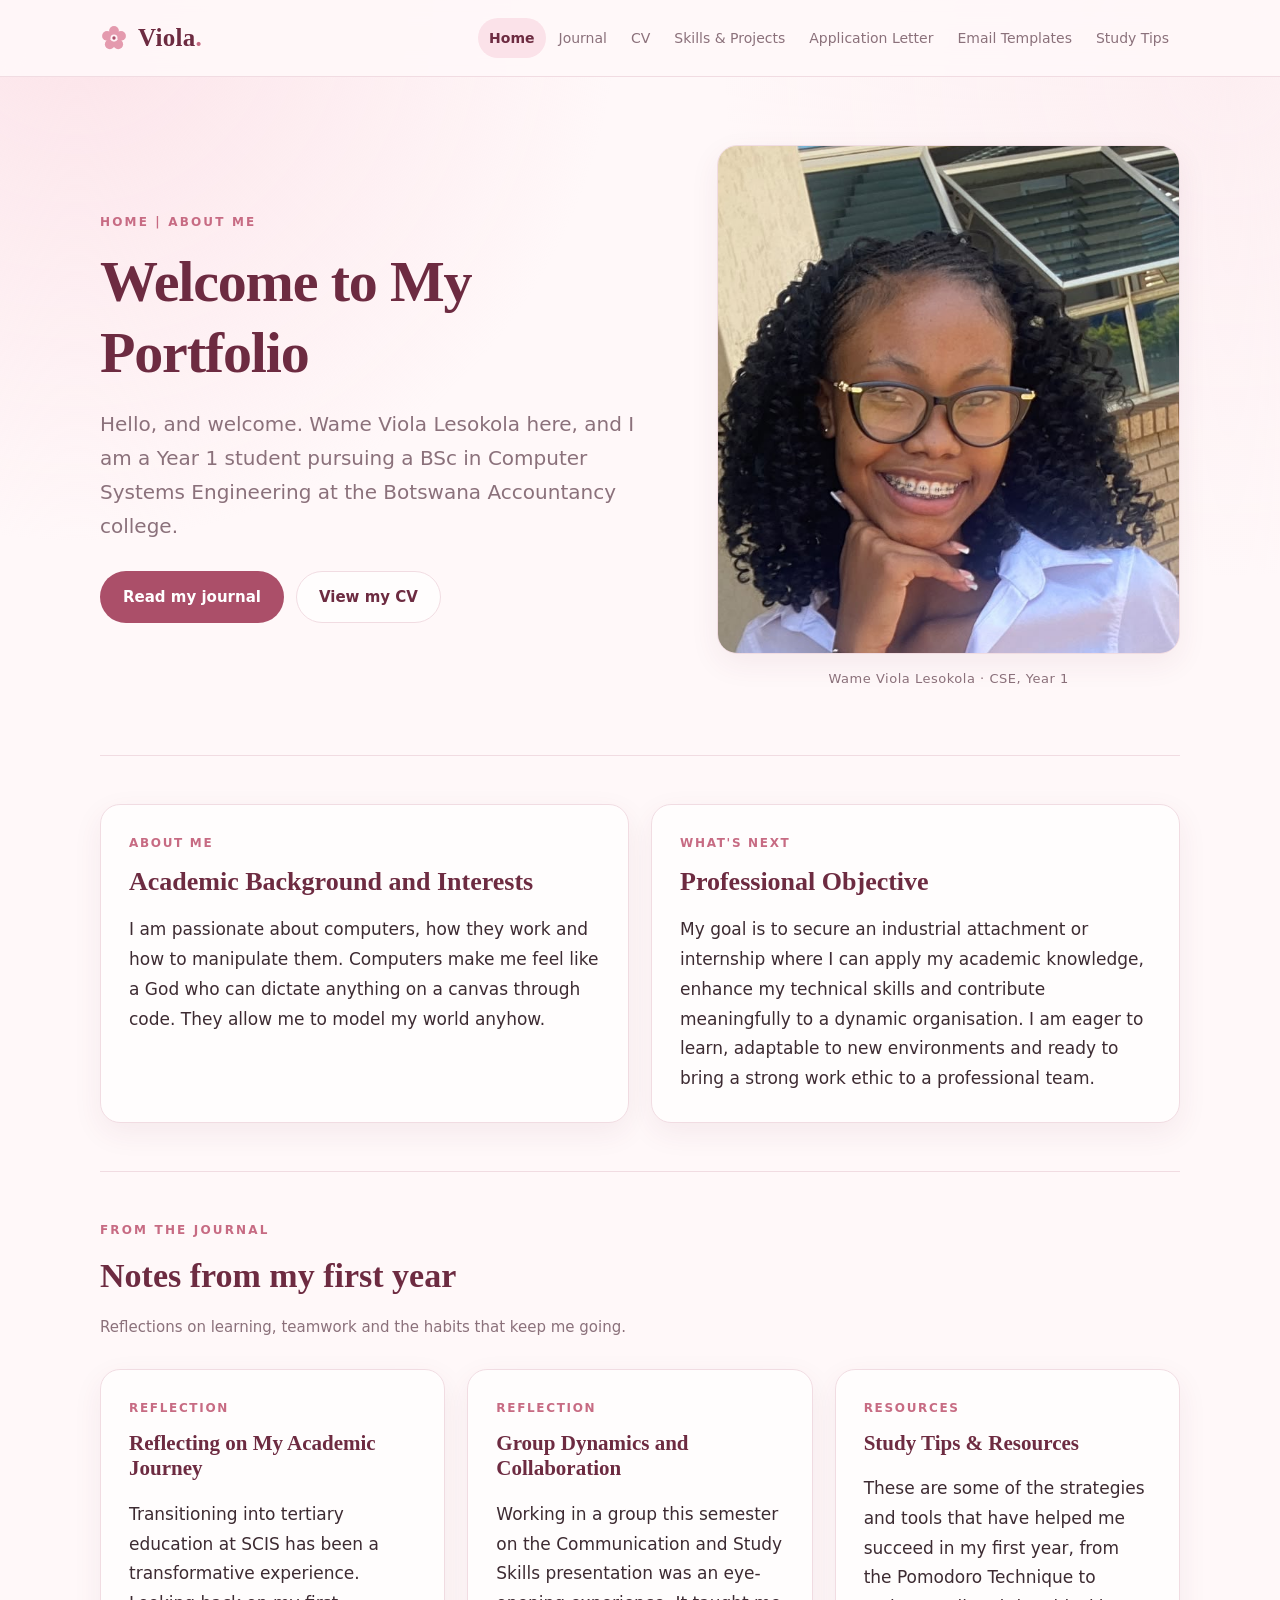
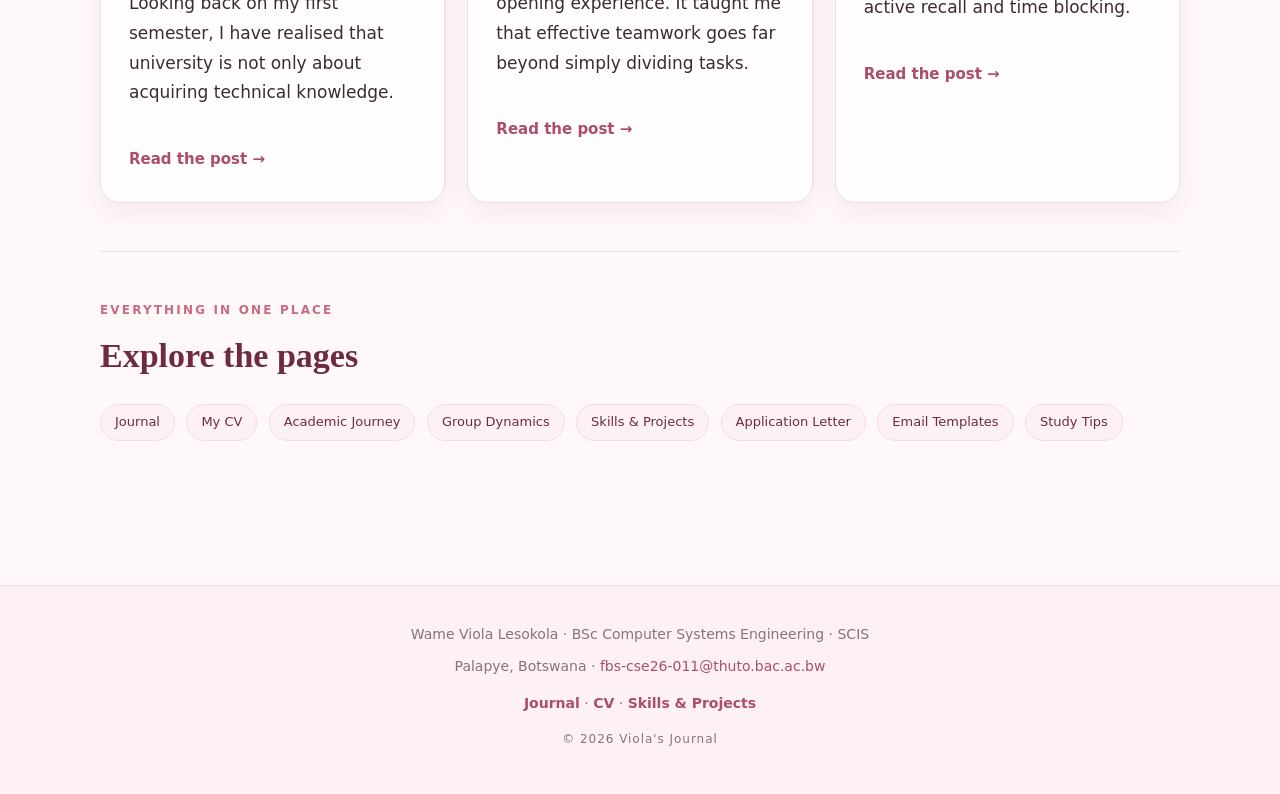
<file: Viola Blog Website/index.html>
<!DOCTYPE html>
<html lang="en">
<head>
<meta charset="UTF-8">
<meta name="viewport" content="width=device-width, initial-scale=1">
<title>Home | About Me — Viola's Journal</title>
<meta name="description" content="The portfolio and journal of Wame Viola Lesokola, a first-year BSc Computer Systems Engineering student at SCIS.">
<link rel="stylesheet" href="styles.css">
</head>
<body>
<a class="skip" href="#main">Skip to content</a>

<header class="site-header">
  <div class="wrap header-inner">
    <a class="brand" href="index.html">
      <svg class="brand-flower" viewBox="0 0 40 40" width="28" height="28" aria-hidden="true"><g fill="#e49aae"><circle cx="20" cy="10" r="7"/><circle cx="30" cy="17" r="7"/><circle cx="26" cy="29" r="7"/><circle cx="14" cy="29" r="7"/><circle cx="10" cy="17" r="7"/></g><circle cx="20" cy="20" r="5" fill="#fff3f6"/><circle cx="20" cy="20" r="2.4" fill="#ab4f69"/></svg>
      <span>Viola<span class="brand-dot">.</span></span>
    </a>
    <button class="nav-toggle" aria-label="Open menu" aria-expanded="false" aria-controls="site-nav"><svg width="20" height="20" viewBox="0 0 20 20" fill="none" aria-hidden="true"><path d="M2 5h16M2 10h16M2 15h16" stroke="currentColor" stroke-width="1.8" stroke-linecap="round"/></svg></button>
    <nav class="site-nav" id="site-nav" aria-label="Main menu">
      <a data-nav="index.html" href="index.html">Home</a>
      <a data-nav="journal.html" href="journal.html">Journal</a>
      <a data-nav="cv.html" href="cv.html">CV</a>
      <a data-nav="skills.html" href="skills.html">Skills &amp; Projects</a>
      <a data-nav="application-letter.html" href="application-letter.html">Application Letter</a>
      <a data-nav="email-templates.html" href="email-templates.html">Email Templates</a>
      <a data-nav="study-tips.html" href="study-tips.html">Study Tips</a>
    </nav>
  </div>
</header>

<main id="main" class="wrap">
  <section class="hero">
    <div>
      <p class="eyebrow">Home | About Me</p>
      <h1>Welcome to My Portfolio</h1>
      <p class="lede">Hello, and welcome. Wame Viola Lesokola here, and I am a Year 1 student pursuing a BSc in Computer Systems Engineering at the Botswana Accountancy college.</p>
      <div class="hero-actions">
        <a class="btn btn-primary" href="journal.html">Read my journal</a>
        <a class="btn btn-soft" href="cv.html">View my CV</a>
      </div>
    </div>

    <div>
      <div class="photo-frame">
        <img src="images/profile.jpg" alt="Portrait of Wame Viola Lesokola">
      </div>
      <p class="photo-caption">Wame Viola Lesokola · CSE, Year 1</p>
    </div>
  </section>

  <section class="section">
    <div class="grid grid-2">
      <div class="card">
        <p class="card-meta">About me</p>
        <h2 style="font-size:26px;margin-top:0">Academic Background and Interests</h2>
        <p>I am passionate about computers, how they work and how to manipulate them. Computers make me feel like a God who can dictate anything on a canvas through code. They allow me to model my world anyhow.</p>
      </div>
      <div class="card">
        <p class="card-meta">What's next</p>
        <h2 style="font-size:26px;margin-top:0">Professional Objective</h2>
        <p>My goal is to secure an industrial attachment or internship where I can apply my academic knowledge, enhance my technical skills and contribute meaningfully to a dynamic organisation. I am eager to learn, adaptable to new environments and ready to bring a strong work ethic to a professional team.</p>
      </div>
    </div>
  </section>

  <section class="section">
    <div class="section-head">
      <p class="eyebrow">From the journal</p>
      <h2>Notes from my first year</h2>
      <p class="subtle">Reflections on learning, teamwork and the habits that keep me going.</p>
    </div>
    <div class="grid grid-3">
      <div class="card">
        <p class="card-meta">Reflection</p>
        <h3>Reflecting on My Academic Journey</h3>
        <p>Transitioning into tertiary education at SCIS has been a transformative experience. Looking back on my first semester, I have realised that university is not only about acquiring technical knowledge.</p>
        <a class="card-link" href="reflection.html">Read the post &rarr;</a>
      </div>
      <div class="card">
        <p class="card-meta">Reflection</p>
        <h3>Group Dynamics and Collaboration</h3>
        <p>Working in a group this semester on the Communication and Study Skills presentation was an eye-opening experience. It taught me that effective teamwork goes far beyond simply dividing tasks.</p>
        <a class="card-link" href="group-dynamics.html">Read the post &rarr;</a>
      </div>
      <div class="card">
        <p class="card-meta">Resources</p>
        <h3>Study Tips &amp; Resources</h3>
        <p>These are some of the strategies and tools that have helped me succeed in my first year, from the Pomodoro Technique to active recall and time blocking.</p>
        <a class="card-link" href="study-tips.html">Read the post &rarr;</a>
      </div>
    </div>
  </section>

  <section class="section">
    <div class="section-head">
      <p class="eyebrow">Everything in one place</p>
      <h2>Explore the pages</h2>
    </div>
    <div>
      <a class="pill" href="journal.html">Journal</a>
      <a class="pill" href="cv.html">My CV</a>
      <a class="pill" href="reflection.html">Academic Journey</a>
      <a class="pill" href="group-dynamics.html">Group Dynamics</a>
      <a class="pill" href="skills.html">Skills &amp; Projects</a>
      <a class="pill" href="application-letter.html">Application Letter</a>
      <a class="pill" href="email-templates.html">Email Templates</a>
      <a class="pill" href="study-tips.html">Study Tips</a>
    </div>
  </section>

</main>

<footer class="site-footer">
  <div class="wrap">
    <p>Wame Viola Lesokola · BSc Computer Systems Engineering · SCIS</p>
    <p>Palapye, Botswana · <a href="mailto:fbs-cse26-011@thuto.bac.ac.bw">fbs-cse26-011@thuto.bac.ac.bw</a></p>
    <p class="footer-links"><a href="journal.html">Journal</a> · <a href="cv.html">CV</a> · <a href="skills.html">Skills &amp; Projects</a></p>
    <p class="copyright">&copy; <span id="year">2026</span> Viola's Journal</p>
  </div>
</footer>
<script src="script.js"></script>
</body>
</html>
</file>
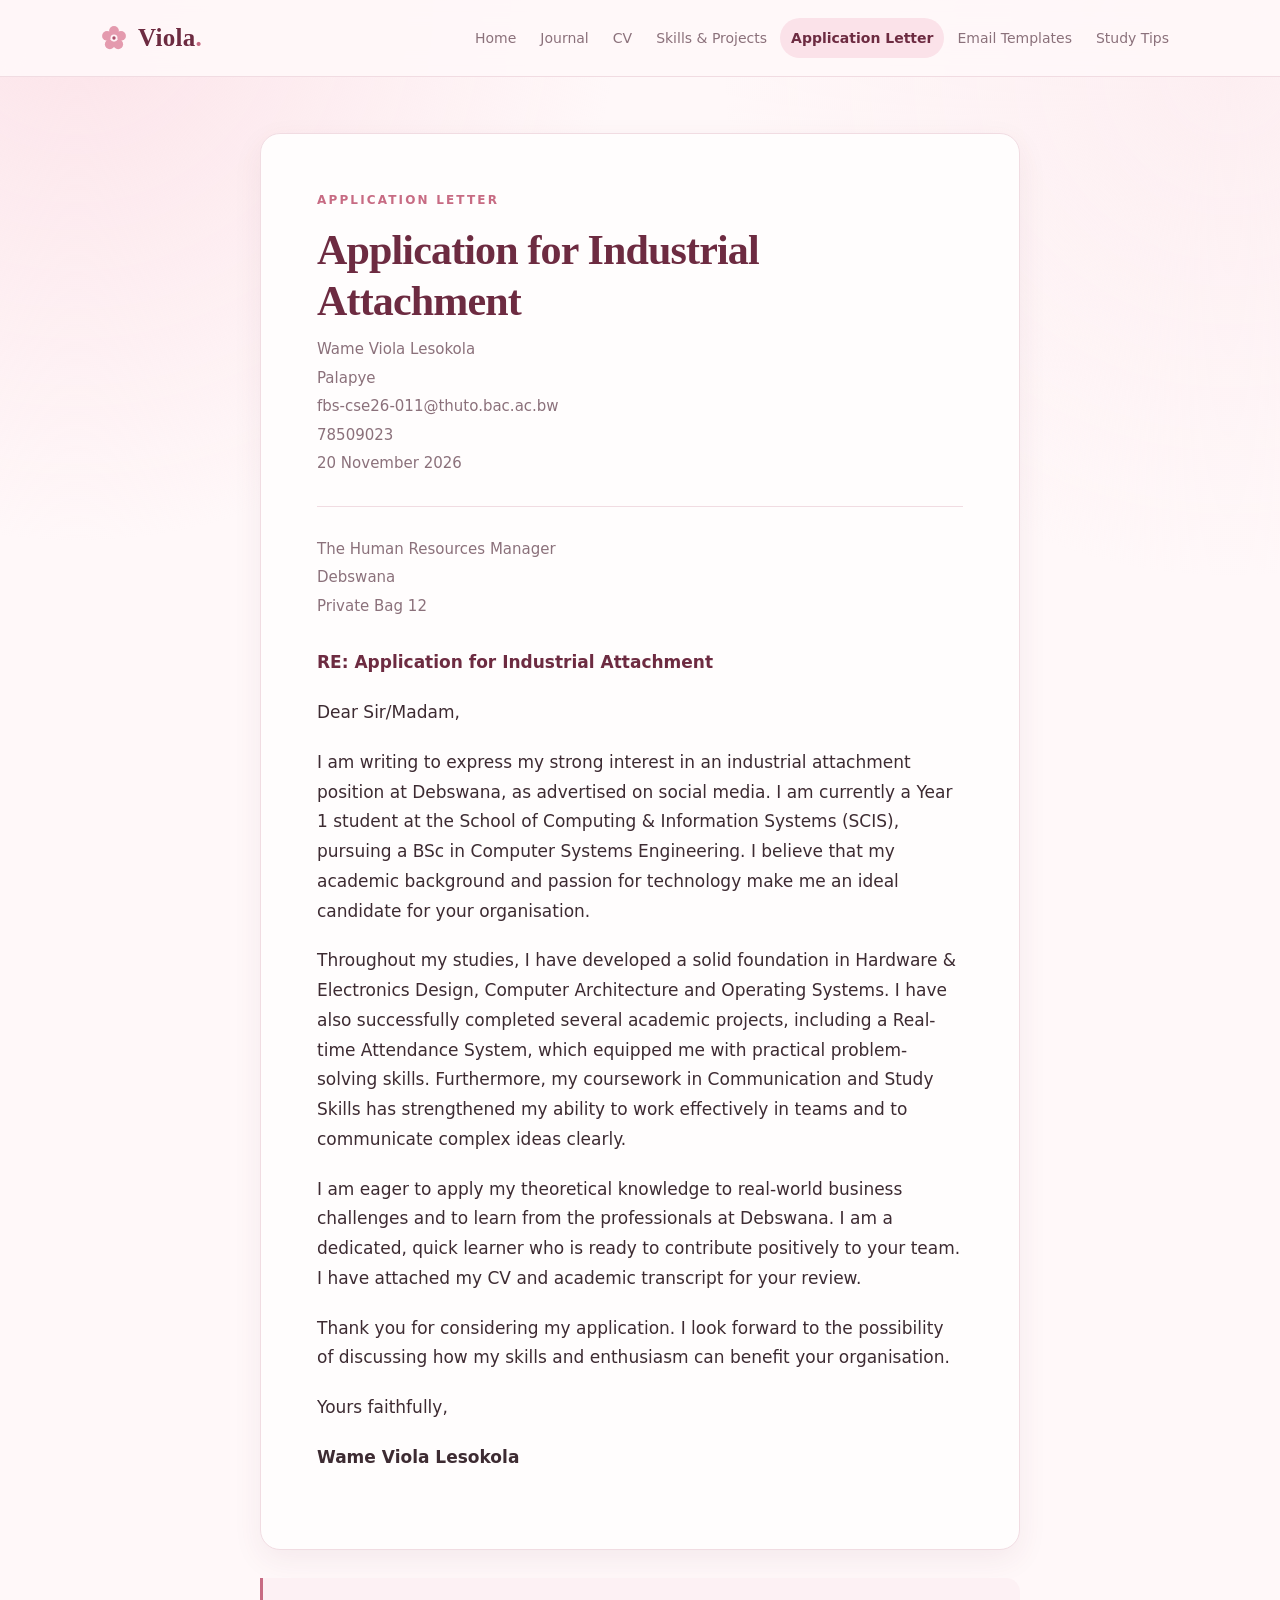
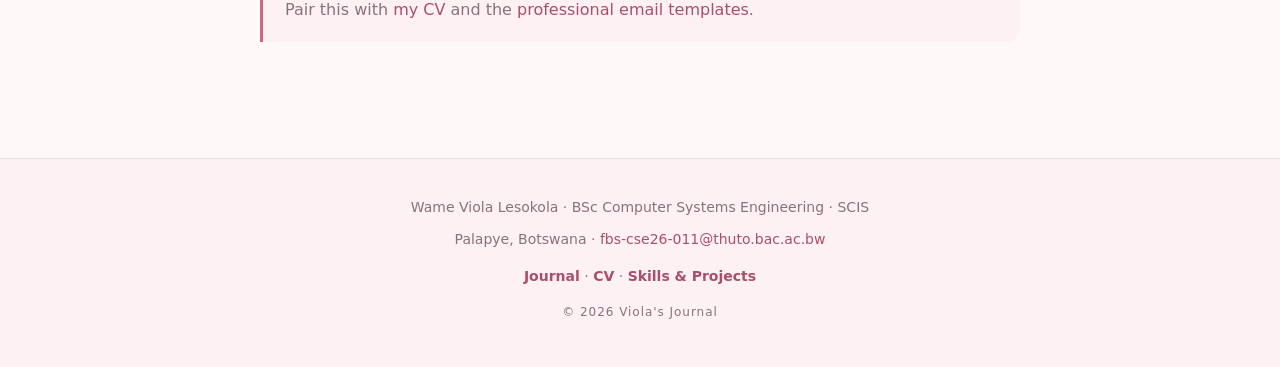
<file: Viola Blog Website/application-letter.html>
<!DOCTYPE html>
<html lang="en">
<head>
<meta charset="UTF-8">
<meta name="viewport" content="width=device-width, initial-scale=1">
<title>Application Letter — Viola's Journal</title>
<meta name="description" content="An application letter for an industrial attachment at Debswana.">
<link rel="stylesheet" href="styles.css">
</head>
<body>
<a class="skip" href="#main">Skip to content</a>

<header class="site-header">
  <div class="wrap header-inner">
    <a class="brand" href="index.html">
      <svg class="brand-flower" viewBox="0 0 40 40" width="28" height="28" aria-hidden="true"><g fill="#e49aae"><circle cx="20" cy="10" r="7"/><circle cx="30" cy="17" r="7"/><circle cx="26" cy="29" r="7"/><circle cx="14" cy="29" r="7"/><circle cx="10" cy="17" r="7"/></g><circle cx="20" cy="20" r="5" fill="#fff3f6"/><circle cx="20" cy="20" r="2.4" fill="#ab4f69"/></svg>
      <span>Viola<span class="brand-dot">.</span></span>
    </a>
    <button class="nav-toggle" aria-label="Open menu" aria-expanded="false" aria-controls="site-nav"><svg width="20" height="20" viewBox="0 0 20 20" fill="none" aria-hidden="true"><path d="M2 5h16M2 10h16M2 15h16" stroke="currentColor" stroke-width="1.8" stroke-linecap="round"/></svg></button>
    <nav class="site-nav" id="site-nav" aria-label="Main menu">
      <a data-nav="index.html" href="index.html">Home</a>
      <a data-nav="journal.html" href="journal.html">Journal</a>
      <a data-nav="cv.html" href="cv.html">CV</a>
      <a data-nav="skills.html" href="skills.html">Skills &amp; Projects</a>
      <a data-nav="application-letter.html" href="application-letter.html">Application Letter</a>
      <a data-nav="email-templates.html" href="email-templates.html">Email Templates</a>
      <a data-nav="study-tips.html" href="study-tips.html">Study Tips</a>
    </nav>
  </div>
</header>

<main id="main" class="wrap">
  <div class="letter">
    <p class="eyebrow">Application Letter</p>
    <h1>Application for Industrial Attachment</h1>
    <div class="letter-from">
      Wame Viola Lesokola<br>
      Palapye<br>
      fbs-cse26-011@thuto.bac.ac.bw<br>
      78509023<br>
      20 November 2026
    </div>
    <hr>
    <div class="letter-from">
      The Human Resources Manager<br>
      Debswana<br>
      Private Bag 12
    </div>
    <div class="letter-body">
      <p class="letter-subject">RE: Application for Industrial Attachment</p>
      <p>Dear Sir/Madam,</p>
      <p>I am writing to express my strong interest in an industrial attachment position at Debswana, as advertised on social media. I am currently a Year 1 student at the School of Computing &amp; Information Systems (SCIS), pursuing a BSc in Computer Systems Engineering. I believe that my academic background and passion for technology make me an ideal candidate for your organisation.</p>
      <p>Throughout my studies, I have developed a solid foundation in Hardware &amp; Electronics Design, Computer Architecture and Operating Systems. I have also successfully completed several academic projects, including a Real-time Attendance System, which equipped me with practical problem-solving skills. Furthermore, my coursework in Communication and Study Skills has strengthened my ability to work effectively in teams and to communicate complex ideas clearly.</p>
      <p>I am eager to apply my theoretical knowledge to real-world business challenges and to learn from the professionals at Debswana. I am a dedicated, quick learner who is ready to contribute positively to your team. I have attached my CV and academic transcript for your review.</p>
      <p>Thank you for considering my application. I look forward to the possibility of discussing how my skills and enthusiasm can benefit your organisation.</p>
      <p>Yours faithfully,</p>
      <p><strong>Wame Viola Lesokola</strong></p>
    </div>
  </div>

  <div class="note-box" style="max-width:760px;margin-inline:auto">
    <p>Pair this with <a href="cv.html">my CV</a> and the <a href="email-templates.html">professional email templates</a>.</p>
  </div>
</main>

<footer class="site-footer">
  <div class="wrap">
    <p>Wame Viola Lesokola · BSc Computer Systems Engineering · SCIS</p>
    <p>Palapye, Botswana · <a href="mailto:fbs-cse26-011@thuto.bac.ac.bw">fbs-cse26-011@thuto.bac.ac.bw</a></p>
    <p class="footer-links"><a href="journal.html">Journal</a> · <a href="cv.html">CV</a> · <a href="skills.html">Skills &amp; Projects</a></p>
    <p class="copyright">&copy; <span id="year">2026</span> Viola's Journal</p>
  </div>
</footer>
<script src="script.js"></script>
</body>
</html>
</file>
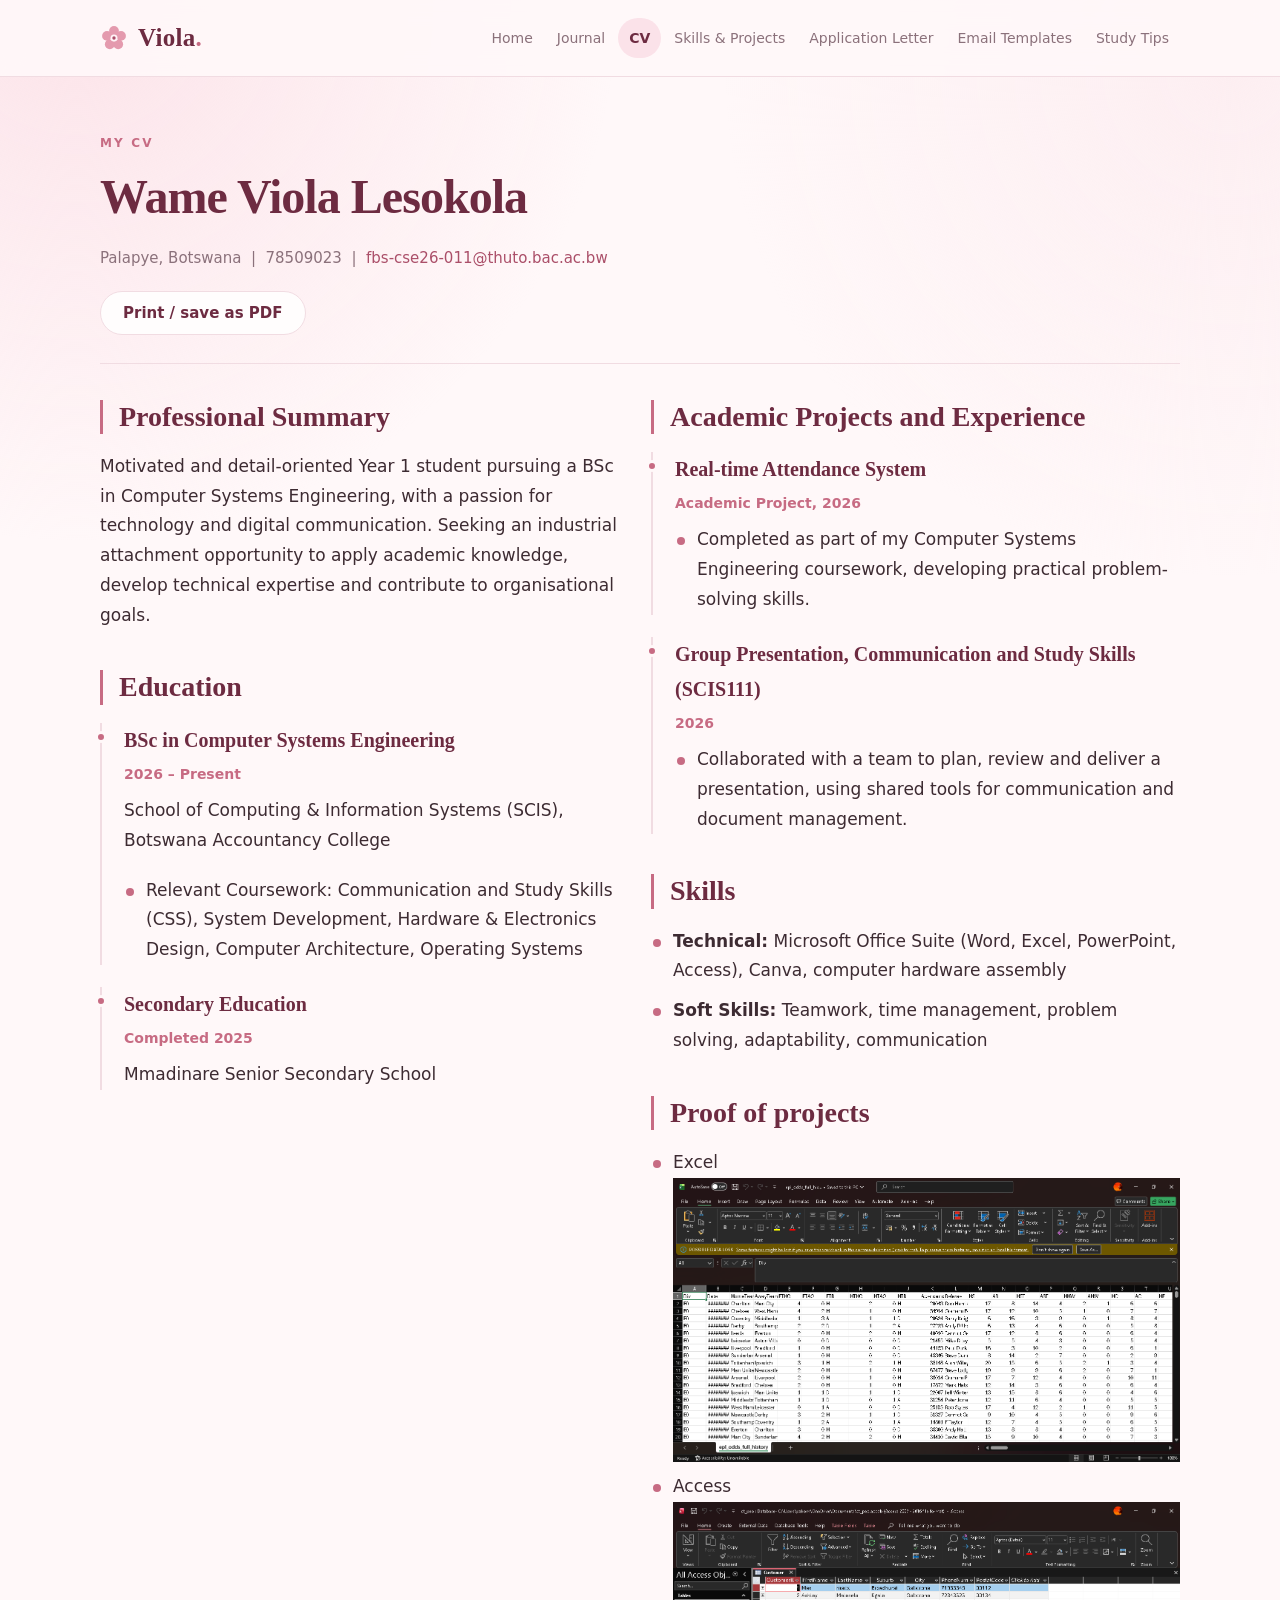
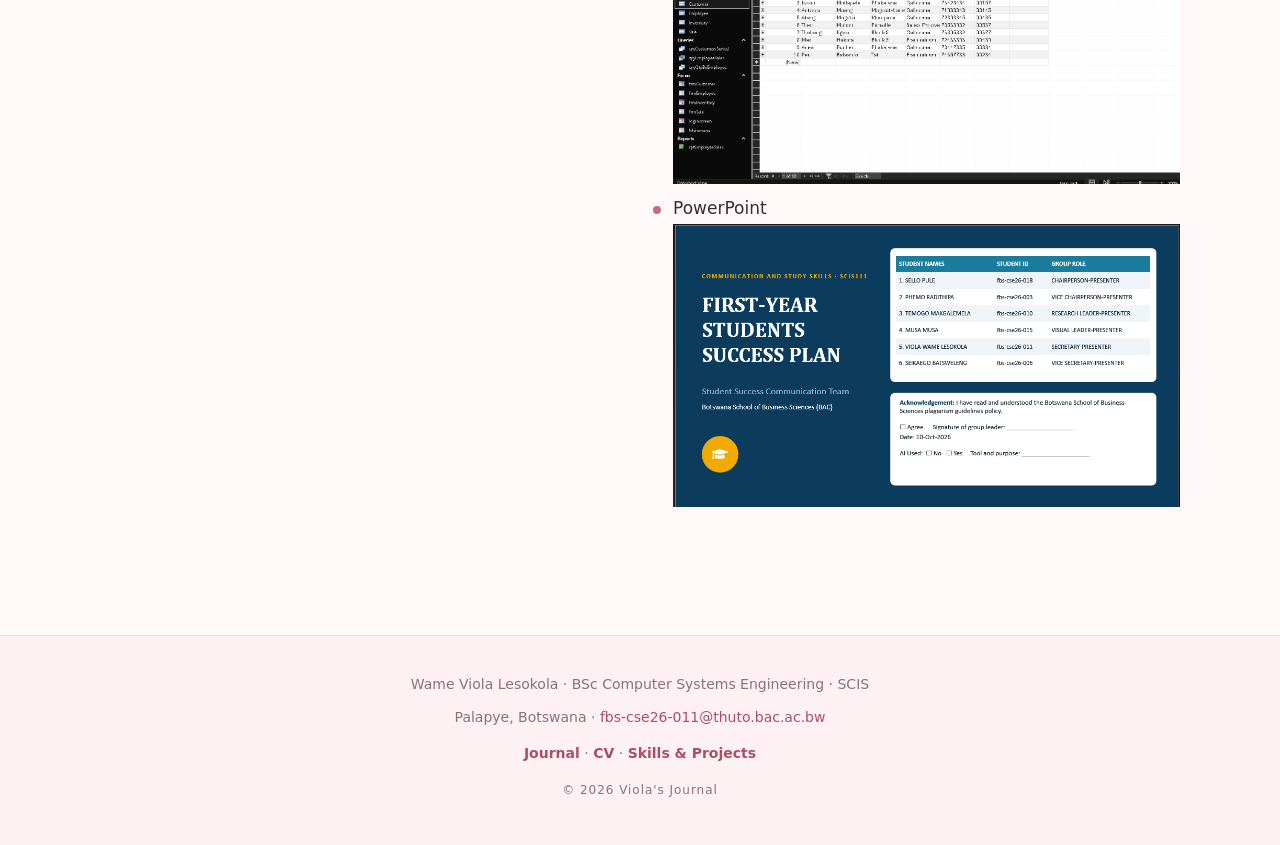
<file: Viola Blog Website/cv.html>
<!DOCTYPE html>
<html lang="en">
<head>
<meta charset="UTF-8">
<meta name="viewport" content="width=device-width, initial-scale=1">
<title>My CV — Viola's Journal</title>
<meta name="description" content="The CV of Wame Viola Lesokola: education, academic projects, skills and certifications.">
<link rel="stylesheet" href="styles.css">
</head>
<body>
<a class="skip" href="#main">Skip to content</a>

<header class="site-header">
  <div class="wrap header-inner">
    <a class="brand" href="index.html">
      <svg class="brand-flower" viewBox="0 0 40 40" width="28" height="28" aria-hidden="true"><g fill="#e49aae"><circle cx="20" cy="10" r="7"/><circle cx="30" cy="17" r="7"/><circle cx="26" cy="29" r="7"/><circle cx="14" cy="29" r="7"/><circle cx="10" cy="17" r="7"/></g><circle cx="20" cy="20" r="5" fill="#fff3f6"/><circle cx="20" cy="20" r="2.4" fill="#ab4f69"/></svg>
      <span>Viola<span class="brand-dot">.</span></span>
    </a>
    <button class="nav-toggle" aria-label="Open menu" aria-expanded="false" aria-controls="site-nav"><svg width="20" height="20" viewBox="0 0 20 20" fill="none" aria-hidden="true"><path d="M2 5h16M2 10h16M2 15h16" stroke="currentColor" stroke-width="1.8" stroke-linecap="round"/></svg></button>
    <nav class="site-nav" id="site-nav" aria-label="Main menu">
      <a data-nav="index.html" href="index.html">Home</a>
      <a data-nav="journal.html" href="journal.html">Journal</a>
      <a data-nav="cv.html" href="cv.html">CV</a>
      <a data-nav="skills.html" href="skills.html">Skills &amp; Projects</a>
      <a data-nav="application-letter.html" href="application-letter.html">Application Letter</a>
      <a data-nav="email-templates.html" href="email-templates.html">Email Templates</a>
      <a data-nav="study-tips.html" href="study-tips.html">Study Tips</a>
    </nav>
  </div>
</header>

<main id="main" class="wrap">
  <div class="cv-head">
    <p class="eyebrow">My CV</p>
    <h1>Wame Viola Lesokola</h1>
    <p class="subtle">Palapye, Botswana &nbsp;|&nbsp; 78509023 &nbsp;|&nbsp; <a href="mailto:fbs-cse26-011@thuto.bac.ac.bw">fbs-cse26-011@thuto.bac.ac.bw</a></p>
    <button class="btn btn-soft" type="button" onclick="window.print()">Print / save as PDF</button>
  </div>

  <div class="grid grid-2">
    <div>
      <section class="cv-block">
        <h2>Professional Summary</h2>
        <p>Motivated and detail-oriented Year 1 student pursuing a BSc in Computer Systems Engineering, with a passion for technology and digital communication. Seeking an industrial attachment opportunity to apply academic knowledge, develop technical expertise and contribute to organisational goals.</p>
      </section>

      <section class="cv-block">
        <h2>Education</h2>
        <div class="entry">
          <p class="entry-title">BSc in Computer Systems Engineering</p>
          <p class="entry-meta">2026 – Present</p>
          <p>School of Computing &amp; Information Systems (SCIS), Botswana Accountancy College</p>
          <ul class="bullet-list">
            <li>Relevant Coursework: Communication and Study Skills (CSS), System Development, Hardware &amp; Electronics Design, Computer Architecture, Operating Systems</li>
          </ul>
        </div>
        <div class="entry">
          <p class="entry-title">Secondary Education</p>
          <p class="entry-meta">Completed 2025</p>
          <p>Mmadinare Senior Secondary School</p>
        </div>
      </section>
    </div>

    <div>
      <section class="cv-block">
        <h2>Academic Projects and Experience</h2>
        <div class="entry">
          <p class="entry-title">Real-time Attendance System</p>
          <p class="entry-meta">Academic Project, 2026</p>
          <ul class="bullet-list">
            <li>Completed as part of my Computer Systems Engineering coursework, developing practical problem-solving skills.</li>
          </ul>
        </div>
        <div class="entry">
          <p class="entry-title">Group Presentation, Communication and Study Skills (SCIS111)</p>
          <p class="entry-meta">2026</p>
          <ul class="bullet-list">
            <li>Collaborated with a team to plan, review and deliver a presentation, using shared tools for communication and document management.</li>
          </ul>
        </div>
      </section>

      <section class="cv-block">
        <h2>Skills</h2>
        <ul class="bullet-list">
          <li><strong>Technical:</strong> Microsoft Office Suite (Word, Excel, PowerPoint, Access), Canva, computer hardware assembly</li>
          <li><strong>Soft Skills:</strong> Teamwork, time management, problem solving, adaptability, communication</li>
        </ul>
      </section>

      <section class="cv-block">
        <h2>Proof of projects</h2>
        <ul class="bullet-list">
          <li>Excel
            <img src="images/excel.png">
          </li>
          <li>
            Access
            <img src="images/access.png">
          </li>
          <li>PowerPoint
            <img src="images/powerpoint.png">            
          </li>
        </ul>
      </section>
    </div>
  </div>
</main>

<footer class="site-footer">
  <div class="wrap">
    <p>Wame Viola Lesokola · BSc Computer Systems Engineering · SCIS</p>
    <p>Palapye, Botswana · <a href="mailto:fbs-cse26-011@thuto.bac.ac.bw">fbs-cse26-011@thuto.bac.ac.bw</a></p>
    <p class="footer-links"><a href="journal.html">Journal</a> · <a href="cv.html">CV</a> · <a href="skills.html">Skills &amp; Projects</a></p>
    <p class="copyright">&copy; <span id="year">2026</span> Viola's Journal</p>
  </div>
</footer>
<script src="script.js"></script>
</body>
</html>
</file>
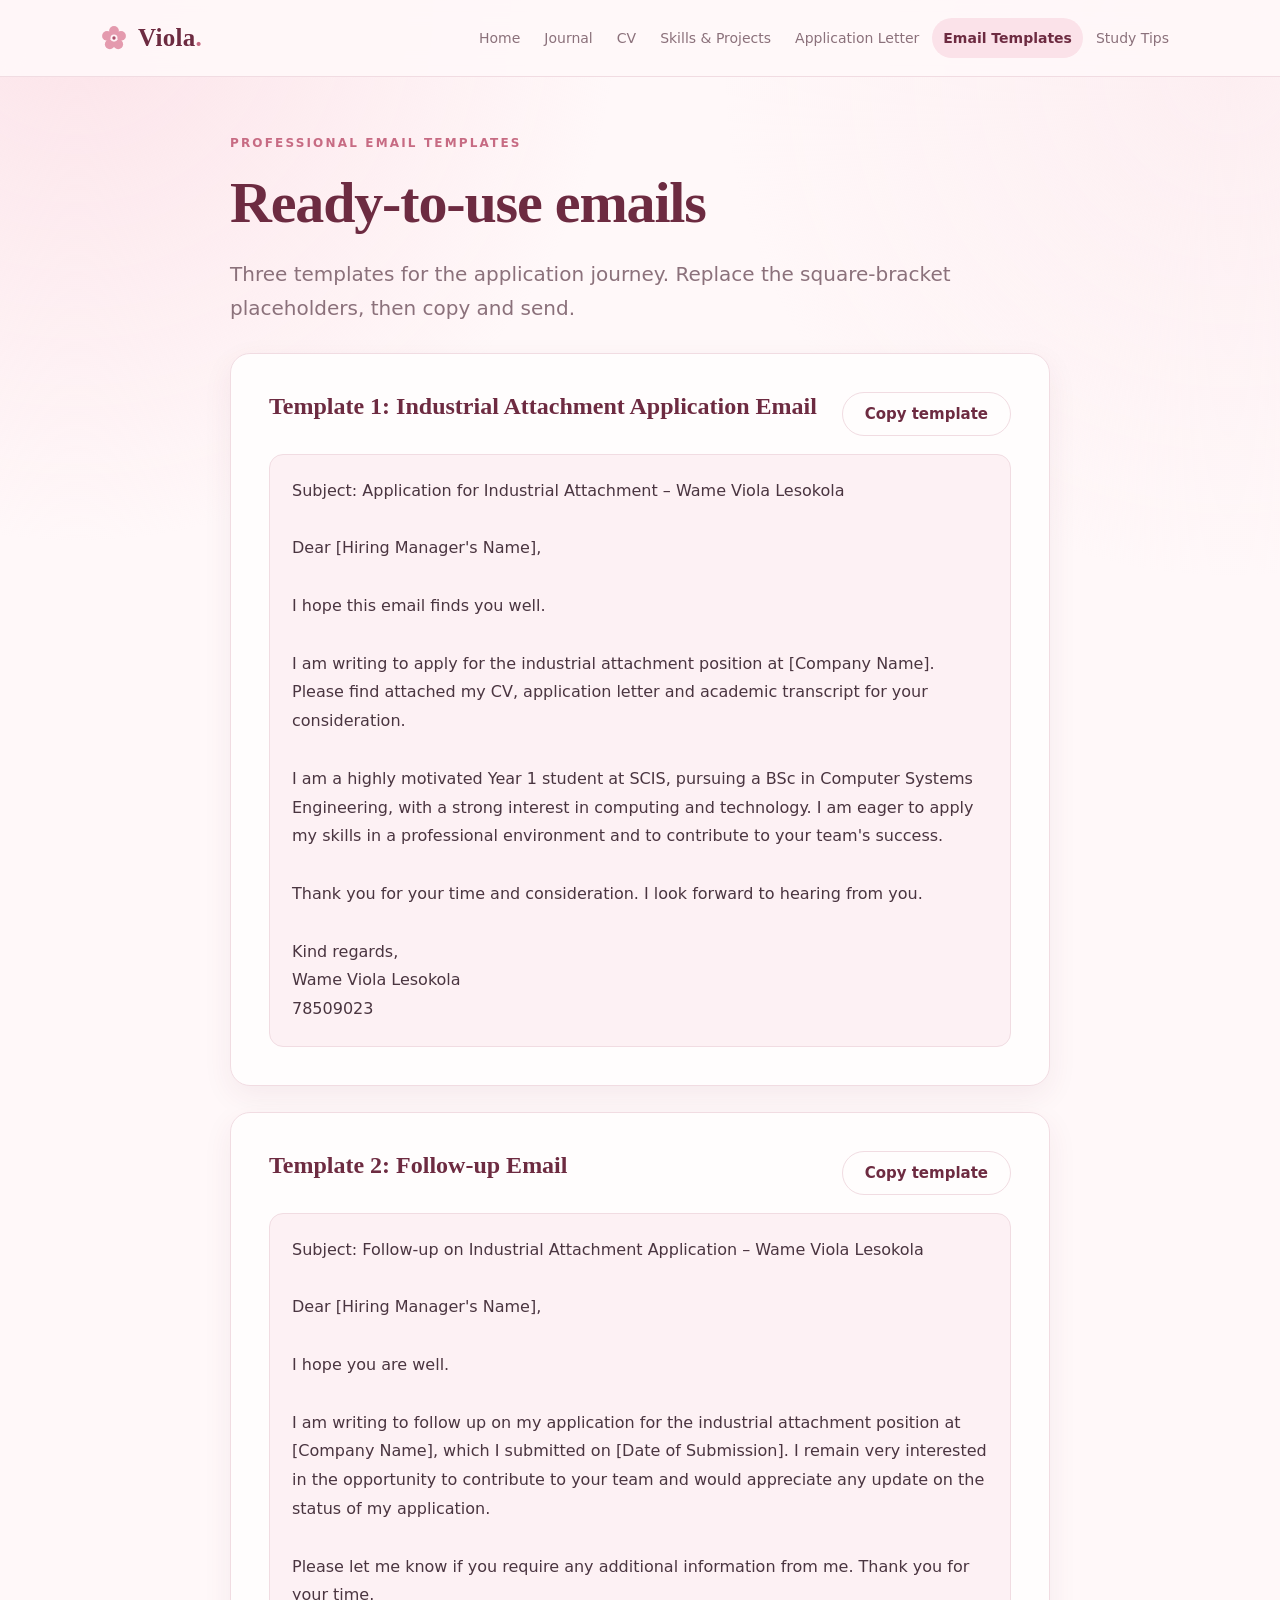
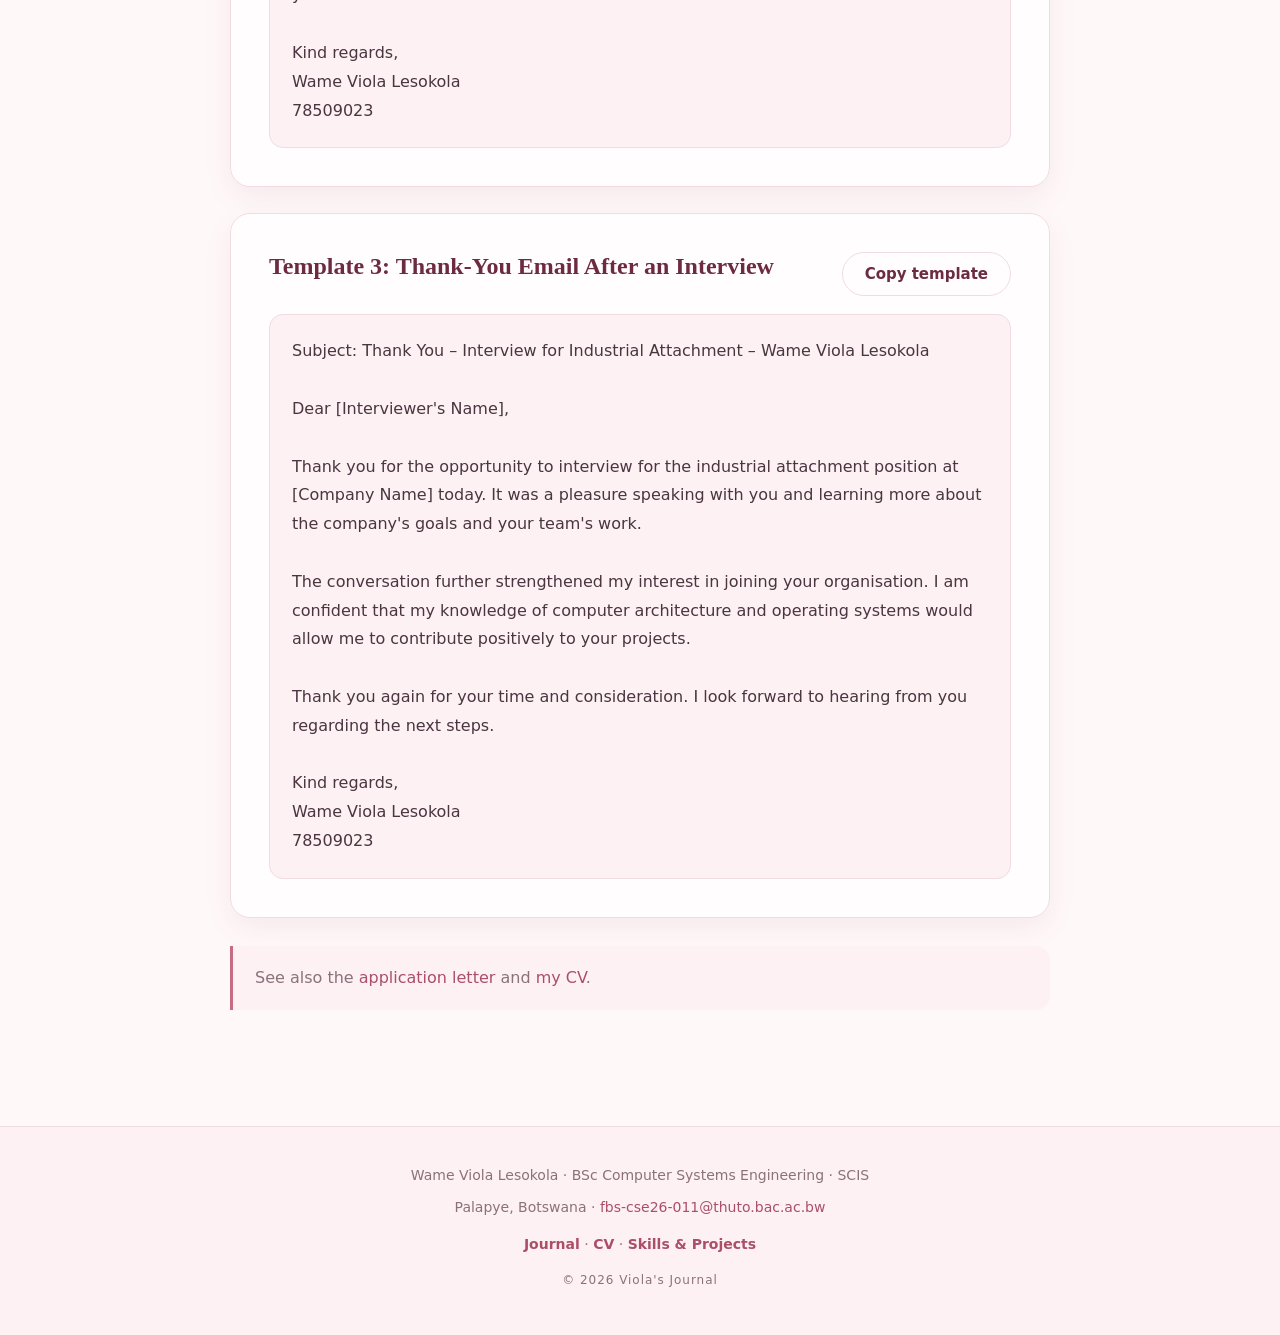
<file: Viola Blog Website/email-templates.html>
<!DOCTYPE html>
<html lang="en">
<head>
<meta charset="UTF-8">
<meta name="viewport" content="width=device-width, initial-scale=1">
<title>Professional Email Templates — Viola's Journal</title>
<meta name="description" content="Three ready-to-use professional email templates for applications, follow-ups and interview thank-yous.">
<link rel="stylesheet" href="styles.css">
</head>
<body>
<a class="skip" href="#main">Skip to content</a>

<header class="site-header">
  <div class="wrap header-inner">
    <a class="brand" href="index.html">
      <svg class="brand-flower" viewBox="0 0 40 40" width="28" height="28" aria-hidden="true"><g fill="#e49aae"><circle cx="20" cy="10" r="7"/><circle cx="30" cy="17" r="7"/><circle cx="26" cy="29" r="7"/><circle cx="14" cy="29" r="7"/><circle cx="10" cy="17" r="7"/></g><circle cx="20" cy="20" r="5" fill="#fff3f6"/><circle cx="20" cy="20" r="2.4" fill="#ab4f69"/></svg>
      <span>Viola<span class="brand-dot">.</span></span>
    </a>
    <button class="nav-toggle" aria-label="Open menu" aria-expanded="false" aria-controls="site-nav"><svg width="20" height="20" viewBox="0 0 20 20" fill="none" aria-hidden="true"><path d="M2 5h16M2 10h16M2 15h16" stroke="currentColor" stroke-width="1.8" stroke-linecap="round"/></svg></button>
    <nav class="site-nav" id="site-nav" aria-label="Main menu">
      <a data-nav="index.html" href="index.html">Home</a>
      <a data-nav="journal.html" href="journal.html">Journal</a>
      <a data-nav="cv.html" href="cv.html">CV</a>
      <a data-nav="skills.html" href="skills.html">Skills &amp; Projects</a>
      <a data-nav="application-letter.html" href="application-letter.html">Application Letter</a>
      <a data-nav="email-templates.html" href="email-templates.html">Email Templates</a>
      <a data-nav="study-tips.html" href="study-tips.html">Study Tips</a>
    </nav>
  </div>
</header>

<main id="main" class="wrap">
  <div class="section-head" style="max-width:820px;margin-inline:auto">
    <p class="eyebrow">Professional Email Templates</p>
    <h1>Ready-to-use emails</h1>
    <p class="lede">Three templates for the application journey. Replace the square-bracket placeholders, then copy and send.</p>
  </div>

  <section class="template">
    <div class="template-head">
      <h2>Template 1: Industrial Attachment Application Email</h2>
      <div>
        <button class="btn btn-soft" type="button" data-copy="#email-1">Copy template</button>
        <span class="copy-status" aria-live="polite"></span>
      </div>
    </div>
    <pre class="email-text" id="email-1">Subject: Application for Industrial Attachment – Wame Viola Lesokola

Dear [Hiring Manager's Name],

I hope this email finds you well.

I am writing to apply for the industrial attachment position at [Company Name]. Please find attached my CV, application letter and academic transcript for your consideration.

I am a highly motivated Year 1 student at SCIS, pursuing a BSc in Computer Systems Engineering, with a strong interest in computing and technology. I am eager to apply my skills in a professional environment and to contribute to your team's success.

Thank you for your time and consideration. I look forward to hearing from you.

Kind regards,
Wame Viola Lesokola
78509023</pre>
  </section>

  <section class="template">
    <div class="template-head">
      <h2>Template 2: Follow-up Email</h2>
      <div>
        <button class="btn btn-soft" type="button" data-copy="#email-2">Copy template</button>
        <span class="copy-status" aria-live="polite"></span>
      </div>
    </div>
    <pre class="email-text" id="email-2">Subject: Follow-up on Industrial Attachment Application – Wame Viola Lesokola

Dear [Hiring Manager's Name],

I hope you are well.

I am writing to follow up on my application for the industrial attachment position at [Company Name], which I submitted on [Date of Submission]. I remain very interested in the opportunity to contribute to your team and would appreciate any update on the status of my application.

Please let me know if you require any additional information from me. Thank you for your time.

Kind regards,
Wame Viola Lesokola
78509023</pre>
  </section>

  <section class="template">
    <div class="template-head">
      <h2>Template 3: Thank-You Email After an Interview</h2>
      <div>
        <button class="btn btn-soft" type="button" data-copy="#email-3">Copy template</button>
        <span class="copy-status" aria-live="polite"></span>
      </div>
    </div>
    <pre class="email-text" id="email-3">Subject: Thank You – Interview for Industrial Attachment – Wame Viola Lesokola

Dear [Interviewer's Name],

Thank you for the opportunity to interview for the industrial attachment position at [Company Name] today. It was a pleasure speaking with you and learning more about the company's goals and your team's work.

The conversation further strengthened my interest in joining your organisation. I am confident that my knowledge of computer architecture and operating systems would allow me to contribute positively to your projects.

Thank you again for your time and consideration. I look forward to hearing from you regarding the next steps.

Kind regards,
Wame Viola Lesokola
78509023</pre>
  </section>

  <div class="note-box" style="max-width:820px;margin-inline:auto">
    <p>See also the <a href="application-letter.html">application letter</a> and <a href="cv.html">my CV</a>.</p>
  </div>
</main>

<footer class="site-footer">
  <div class="wrap">
    <p>Wame Viola Lesokola · BSc Computer Systems Engineering · SCIS</p>
    <p>Palapye, Botswana · <a href="mailto:fbs-cse26-011@thuto.bac.ac.bw">fbs-cse26-011@thuto.bac.ac.bw</a></p>
    <p class="footer-links"><a href="journal.html">Journal</a> · <a href="cv.html">CV</a> · <a href="skills.html">Skills &amp; Projects</a></p>
    <p class="copyright">&copy; <span id="year">2026</span> Viola's Journal</p>
  </div>
</footer>
<script src="script.js"></script>
</body>
</html>
</file>
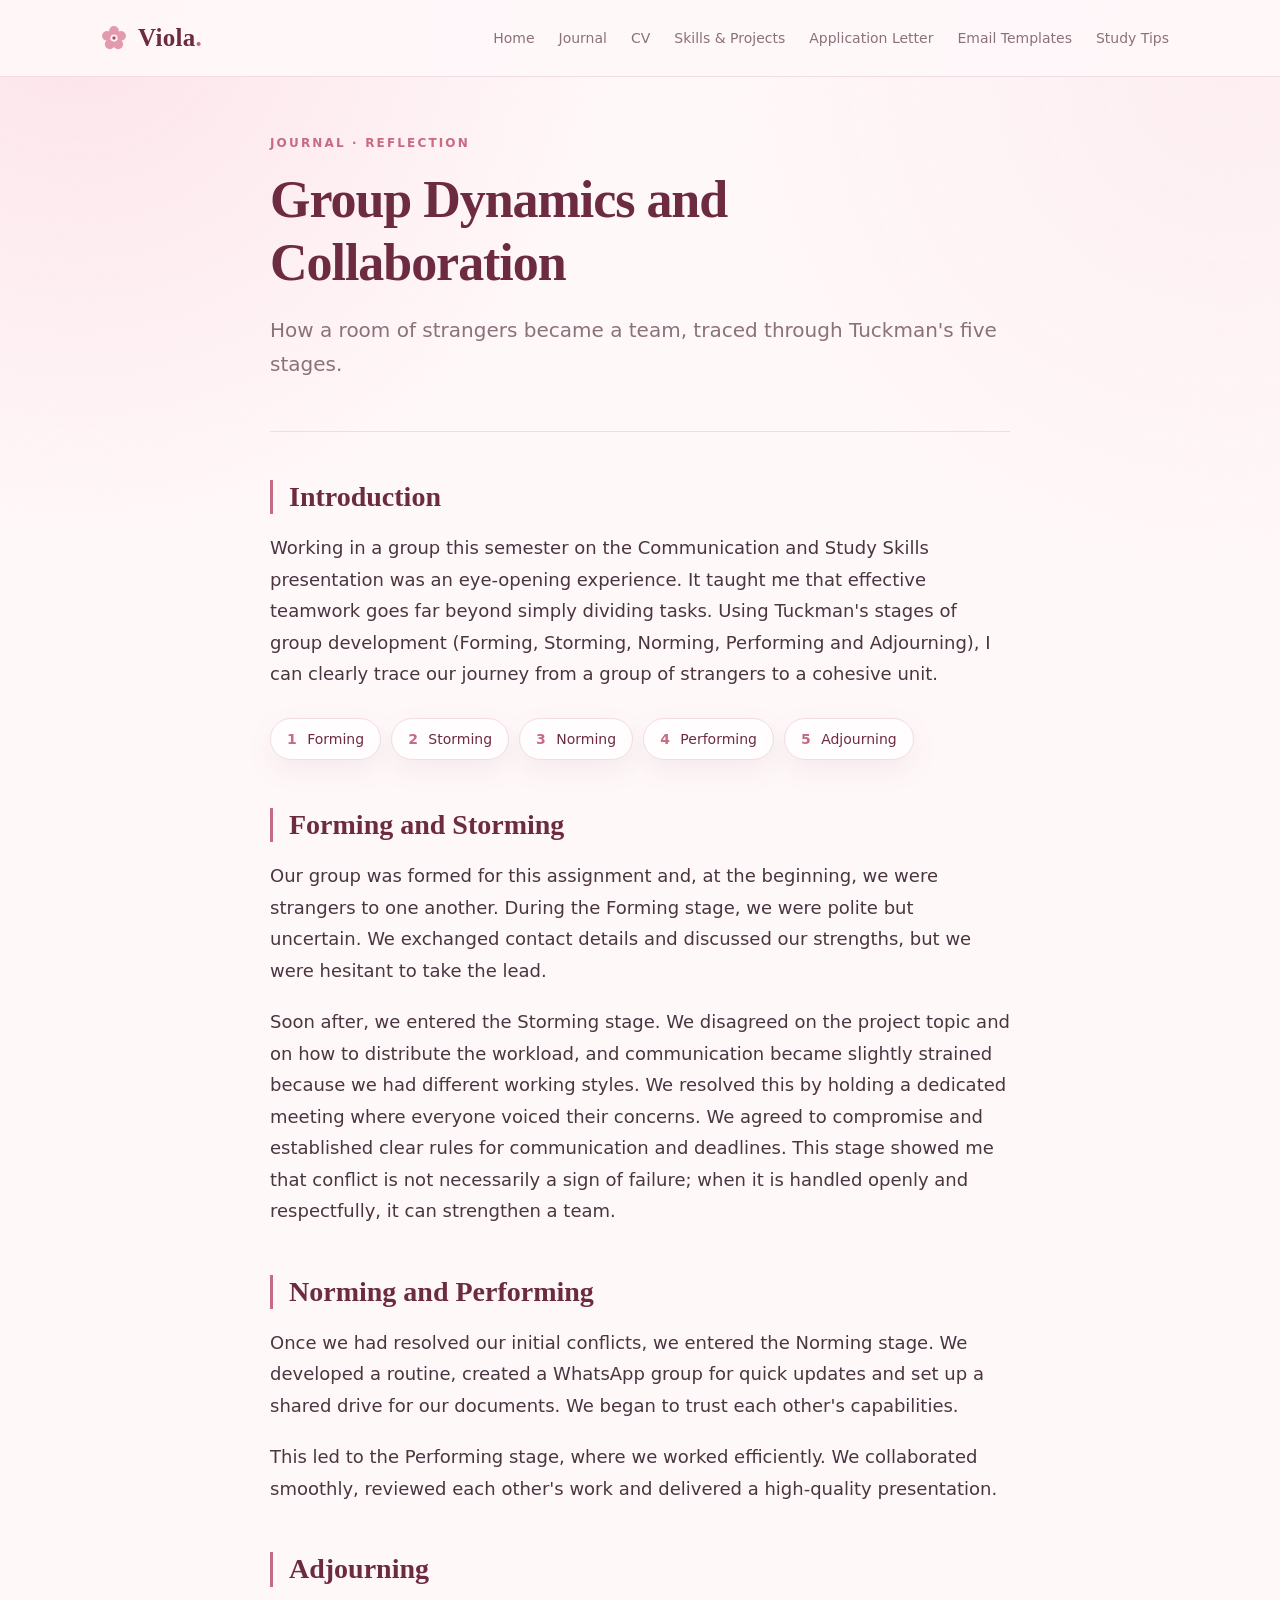
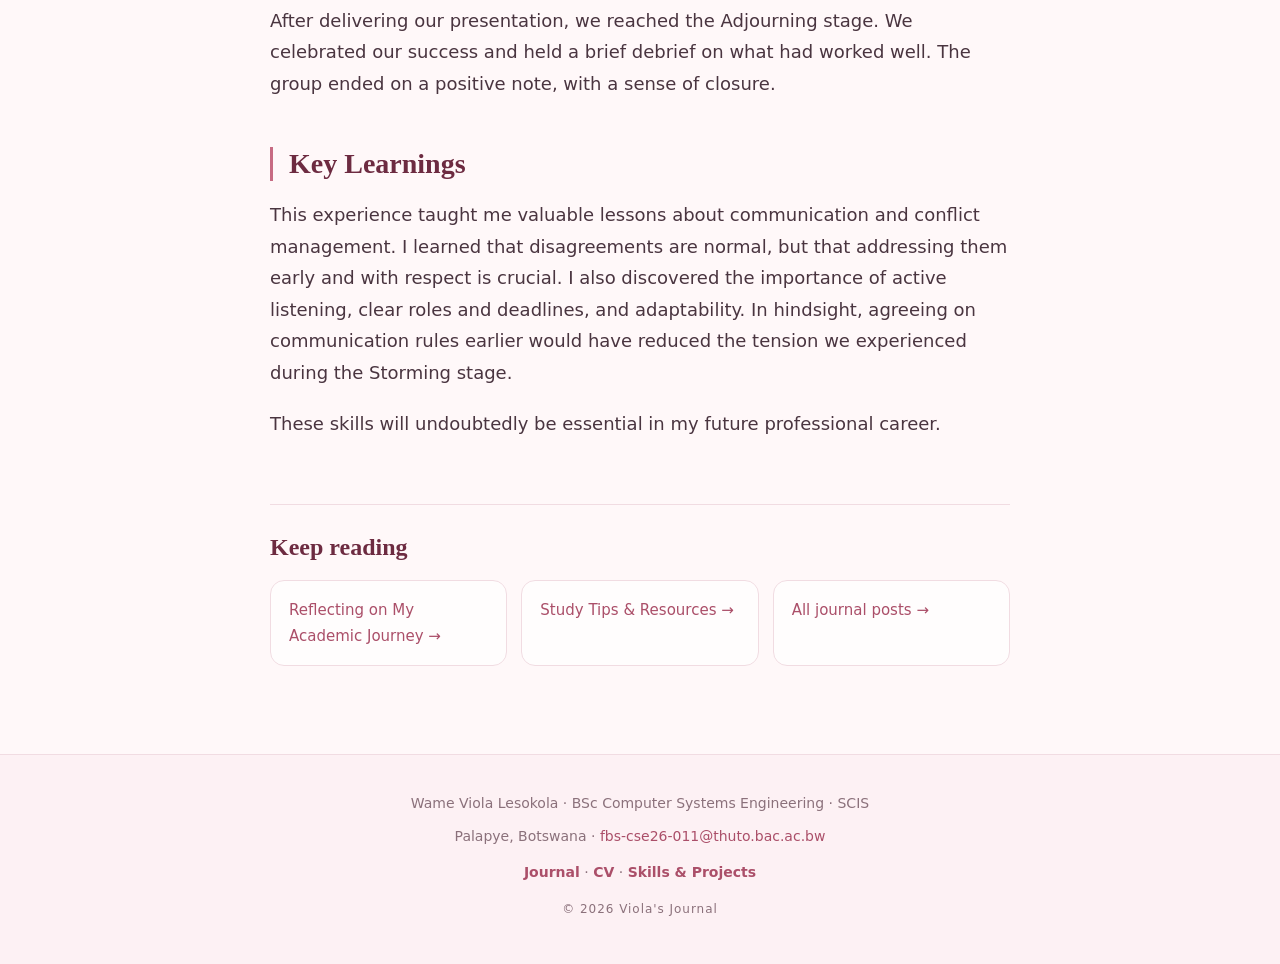
<file: Viola Blog Website/group-dynamics.html>
<!DOCTYPE html>
<html lang="en">
<head>
<meta charset="UTF-8">
<meta name="viewport" content="width=device-width, initial-scale=1">
<title>Group Dynamics and Collaboration — Viola's Journal</title>
<meta name="description" content="A reflection on teamwork through Tuckman's stages of group development.">
<link rel="stylesheet" href="styles.css">
</head>
<body>
<a class="skip" href="#main">Skip to content</a>

<header class="site-header">
  <div class="wrap header-inner">
    <a class="brand" href="index.html">
      <svg class="brand-flower" viewBox="0 0 40 40" width="28" height="28" aria-hidden="true"><g fill="#e49aae"><circle cx="20" cy="10" r="7"/><circle cx="30" cy="17" r="7"/><circle cx="26" cy="29" r="7"/><circle cx="14" cy="29" r="7"/><circle cx="10" cy="17" r="7"/></g><circle cx="20" cy="20" r="5" fill="#fff3f6"/><circle cx="20" cy="20" r="2.4" fill="#ab4f69"/></svg>
      <span>Viola<span class="brand-dot">.</span></span>
    </a>
    <button class="nav-toggle" aria-label="Open menu" aria-expanded="false" aria-controls="site-nav"><svg width="20" height="20" viewBox="0 0 20 20" fill="none" aria-hidden="true"><path d="M2 5h16M2 10h16M2 15h16" stroke="currentColor" stroke-width="1.8" stroke-linecap="round"/></svg></button>
    <nav class="site-nav" id="site-nav" aria-label="Main menu">
      <a data-nav="index.html" href="index.html">Home</a>
      <a data-nav="journal.html" href="journal.html">Journal</a>
      <a data-nav="cv.html" href="cv.html">CV</a>
      <a data-nav="skills.html" href="skills.html">Skills &amp; Projects</a>
      <a data-nav="application-letter.html" href="application-letter.html">Application Letter</a>
      <a data-nav="email-templates.html" href="email-templates.html">Email Templates</a>
      <a data-nav="study-tips.html" href="study-tips.html">Study Tips</a>
    </nav>
  </div>
</header>

<main id="main" class="wrap">
  <article class="post">
    <div class="post-head">
      <p class="eyebrow">Journal · Reflection</p>
      <h1>Group Dynamics and Collaboration</h1>
      <p class="lede">How a room of strangers became a team, traced through Tuckman's five stages.</p>
    </div>

    <div class="post-body">
      <h2>Introduction</h2>
      <p>Working in a group this semester on the Communication and Study Skills presentation was an eye-opening experience. It taught me that effective teamwork goes far beyond simply dividing tasks. Using Tuckman's stages of group development (Forming, Storming, Norming, Performing and Adjourning), I can clearly trace our journey from a group of strangers to a cohesive unit.</p>

      <ul class="stages">
        <li><span>1</span> Forming</li>
        <li><span>2</span> Storming</li>
        <li><span>3</span> Norming</li>
        <li><span>4</span> Performing</li>
        <li><span>5</span> Adjourning</li>
      </ul>

      <h2>Forming and Storming</h2>
      <p>Our group was formed for this assignment and, at the beginning, we were strangers to one another. During the Forming stage, we were polite but uncertain. We exchanged contact details and discussed our strengths, but we were hesitant to take the lead.</p>
      <p>Soon after, we entered the Storming stage. We disagreed on the project topic and on how to distribute the workload, and communication became slightly strained because we had different working styles. We resolved this by holding a dedicated meeting where everyone voiced their concerns. We agreed to compromise and established clear rules for communication and deadlines. This stage showed me that conflict is not necessarily a sign of failure; when it is handled openly and respectfully, it can strengthen a team.</p>

      <h2>Norming and Performing</h2>
      <p>Once we had resolved our initial conflicts, we entered the Norming stage. We developed a routine, created a WhatsApp group for quick updates and set up a shared drive for our documents. We began to trust each other's capabilities.</p>
      <p>This led to the Performing stage, where we worked efficiently. We collaborated smoothly, reviewed each other's work and delivered a high-quality presentation.</p>

      <h2>Adjourning</h2>
      <p>After delivering our presentation, we reached the Adjourning stage. We celebrated our success and held a brief debrief on what had worked well. The group ended on a positive note, with a sense of closure.</p>

      <h2>Key Learnings</h2>
      <p>This experience taught me valuable lessons about communication and conflict management. I learned that disagreements are normal, but that addressing them early and with respect is crucial. I also discovered the importance of active listening, clear roles and deadlines, and adaptability. In hindsight, agreeing on communication rules earlier would have reduced the tension we experienced during the Storming stage.</p>
      <p>These skills will undoubtedly be essential in my future professional career.</p>
    </div>
  </article>

  <aside class="more-reading">
    <h2>Keep reading</h2>
    <ul>
      <li><a href="reflection.html">Reflecting on My Academic Journey &rarr;</a></li>
      <li><a href="study-tips.html">Study Tips &amp; Resources &rarr;</a></li>
      <li><a href="journal.html">All journal posts &rarr;</a></li>
    </ul>
  </aside>
</main>

<footer class="site-footer">
  <div class="wrap">
    <p>Wame Viola Lesokola · BSc Computer Systems Engineering · SCIS</p>
    <p>Palapye, Botswana · <a href="mailto:fbs-cse26-011@thuto.bac.ac.bw">fbs-cse26-011@thuto.bac.ac.bw</a></p>
    <p class="footer-links"><a href="journal.html">Journal</a> · <a href="cv.html">CV</a> · <a href="skills.html">Skills &amp; Projects</a></p>
    <p class="copyright">&copy; <span id="year">2026</span> Viola's Journal</p>
  </div>
</footer>
<script src="script.js"></script>
</body>
</html>
</file>
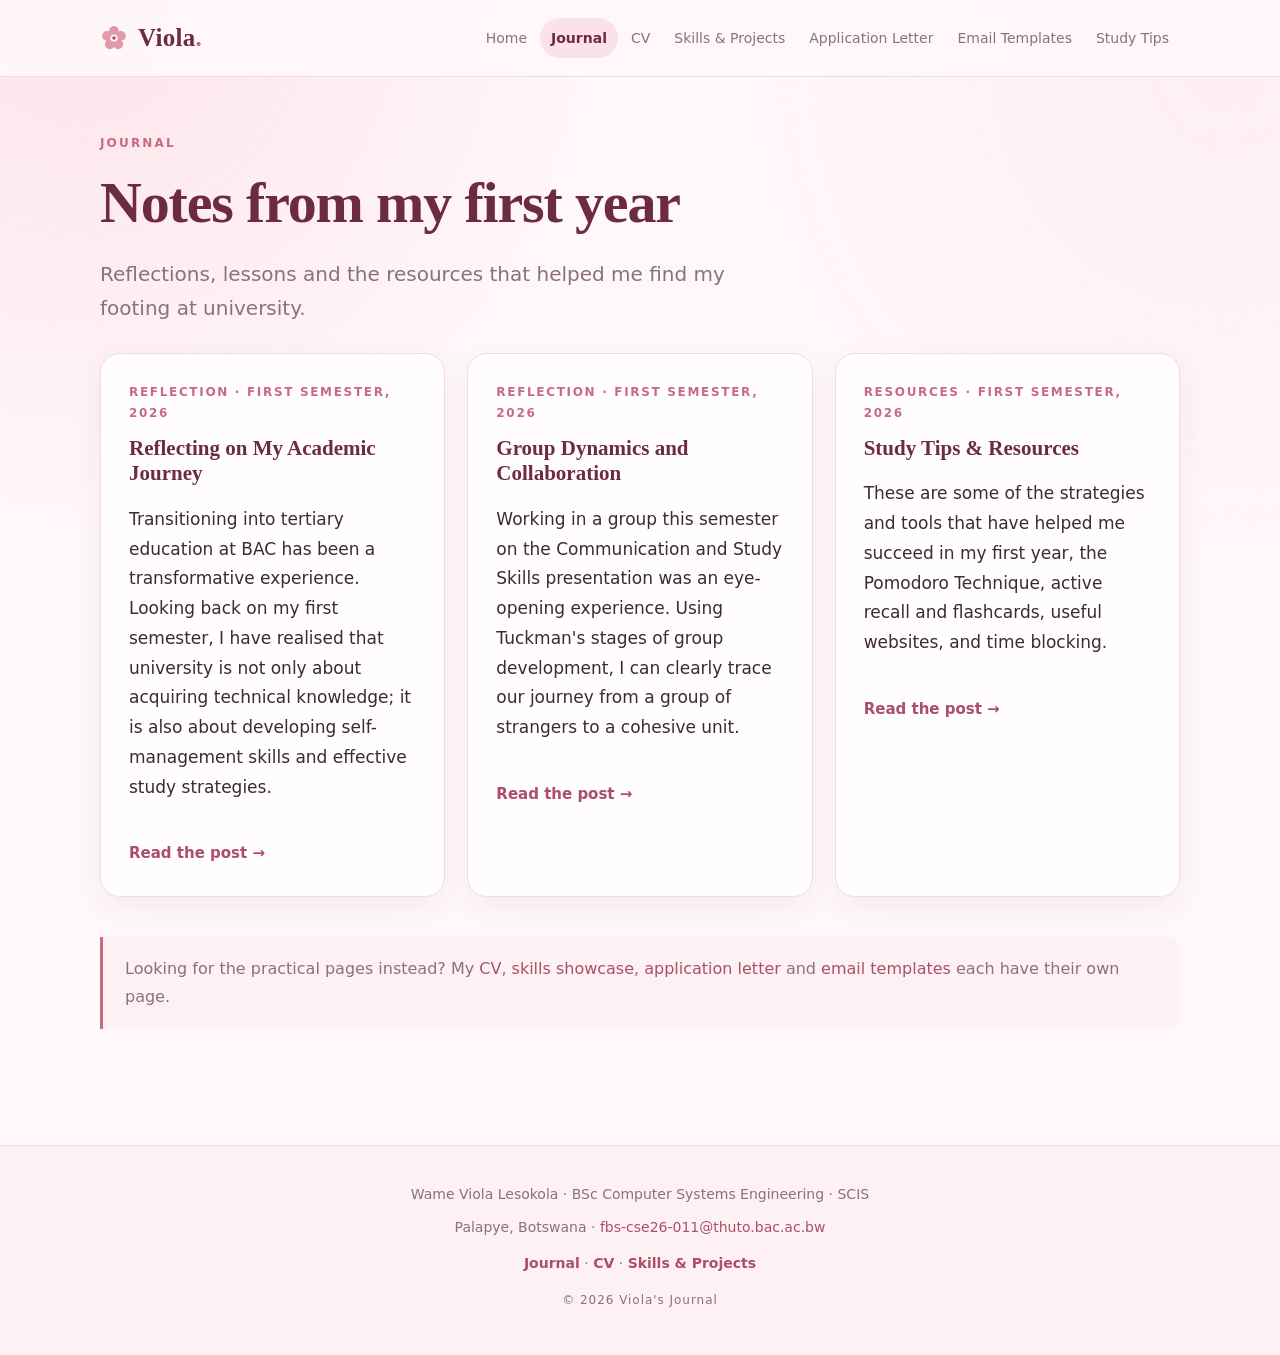
<file: Viola Blog Website/journal.html>
<!DOCTYPE html>
<html lang="en">
<head>
<meta charset="UTF-8">
<meta name="viewport" content="width=device-width, initial-scale=1">
<title>Journal — Viola's Journal</title>
<meta name="description" content="Reflections, notes and study resources from Wame Viola Lesokola's first year at SCIS.">
<link rel="stylesheet" href="styles.css">
</head>
<body>
<a class="skip" href="#main">Skip to content</a>

<header class="site-header">
  <div class="wrap header-inner">
    <a class="brand" href="index.html">
      <svg class="brand-flower" viewBox="0 0 40 40" width="28" height="28" aria-hidden="true"><g fill="#e49aae"><circle cx="20" cy="10" r="7"/><circle cx="30" cy="17" r="7"/><circle cx="26" cy="29" r="7"/><circle cx="14" cy="29" r="7"/><circle cx="10" cy="17" r="7"/></g><circle cx="20" cy="20" r="5" fill="#fff3f6"/><circle cx="20" cy="20" r="2.4" fill="#ab4f69"/></svg>
      <span>Viola<span class="brand-dot">.</span></span>
    </a>
    <button class="nav-toggle" aria-label="Open menu" aria-expanded="false" aria-controls="site-nav"><svg width="20" height="20" viewBox="0 0 20 20" fill="none" aria-hidden="true"><path d="M2 5h16M2 10h16M2 15h16" stroke="currentColor" stroke-width="1.8" stroke-linecap="round"/></svg></button>
    <nav class="site-nav" id="site-nav" aria-label="Main menu">
      <a data-nav="index.html" href="index.html">Home</a>
      <a data-nav="journal.html" href="journal.html">Journal</a>
      <a data-nav="cv.html" href="cv.html">CV</a>
      <a data-nav="skills.html" href="skills.html">Skills &amp; Projects</a>
      <a data-nav="application-letter.html" href="application-letter.html">Application Letter</a>
      <a data-nav="email-templates.html" href="email-templates.html">Email Templates</a>
      <a data-nav="study-tips.html" href="study-tips.html">Study Tips</a>
    </nav>
  </div>
</header>

<main id="main" class="wrap">
  <div class="section-head">
    <p class="eyebrow">Journal</p>
    <h1>Notes from my first year</h1>
    <p class="lede">Reflections, lessons and the resources that helped me find my footing at university.</p>
  </div>

  <div class="grid grid-3">
    <div class="card">
      <p class="card-meta">Reflection · First semester, 2026</p>
      <h3>Reflecting on My Academic Journey</h3>
      <p>Transitioning into tertiary education at BAC has been a transformative experience. Looking back on my first semester, I have realised that university is not only about acquiring technical knowledge; it is also about developing self-management skills and effective study strategies.</p>
      <a class="card-link" href="reflection.html">Read the post &rarr;</a>
    </div>
    <div class="card">
      <p class="card-meta">Reflection · First semester, 2026</p>
      <h3>Group Dynamics and Collaboration</h3>
      <p>Working in a group this semester on the Communication and Study Skills presentation was an eye-opening experience. Using Tuckman's stages of group development, I can clearly trace our journey from a group of strangers to a cohesive unit.</p>
      <a class="card-link" href="group-dynamics.html">Read the post &rarr;</a>
    </div>
    <div class="card">
      <p class="card-meta">Resources · First semester, 2026</p>
      <h3>Study Tips &amp; Resources</h3>
      <p>These are some of the strategies and tools that have helped me succeed in my first year, the Pomodoro Technique, active recall and flashcards, useful websites, and time blocking.</p>
      <a class="card-link" href="study-tips.html">Read the post &rarr;</a>
    </div>
  </div>

  <div class="note-box" style="margin-top:40px">
    <p>Looking for the practical pages instead? My <a href="cv.html">CV</a>, <a href="skills.html">skills showcase</a>, <a href="application-letter.html">application letter</a> and <a href="email-templates.html">email templates</a> each have their own page.</p>
  </div>
</main>

<footer class="site-footer">
  <div class="wrap">
    <p>Wame Viola Lesokola · BSc Computer Systems Engineering · SCIS</p>
    <p>Palapye, Botswana · <a href="mailto:fbs-cse26-011@thuto.bac.ac.bw">fbs-cse26-011@thuto.bac.ac.bw</a></p>
    <p class="footer-links"><a href="journal.html">Journal</a> · <a href="cv.html">CV</a> · <a href="skills.html">Skills &amp; Projects</a></p>
    <p class="copyright">&copy; <span id="year">2026</span> Viola's Journal</p>
  </div>
</footer>
<script src="script.js"></script>
</body>
</html>
</file>
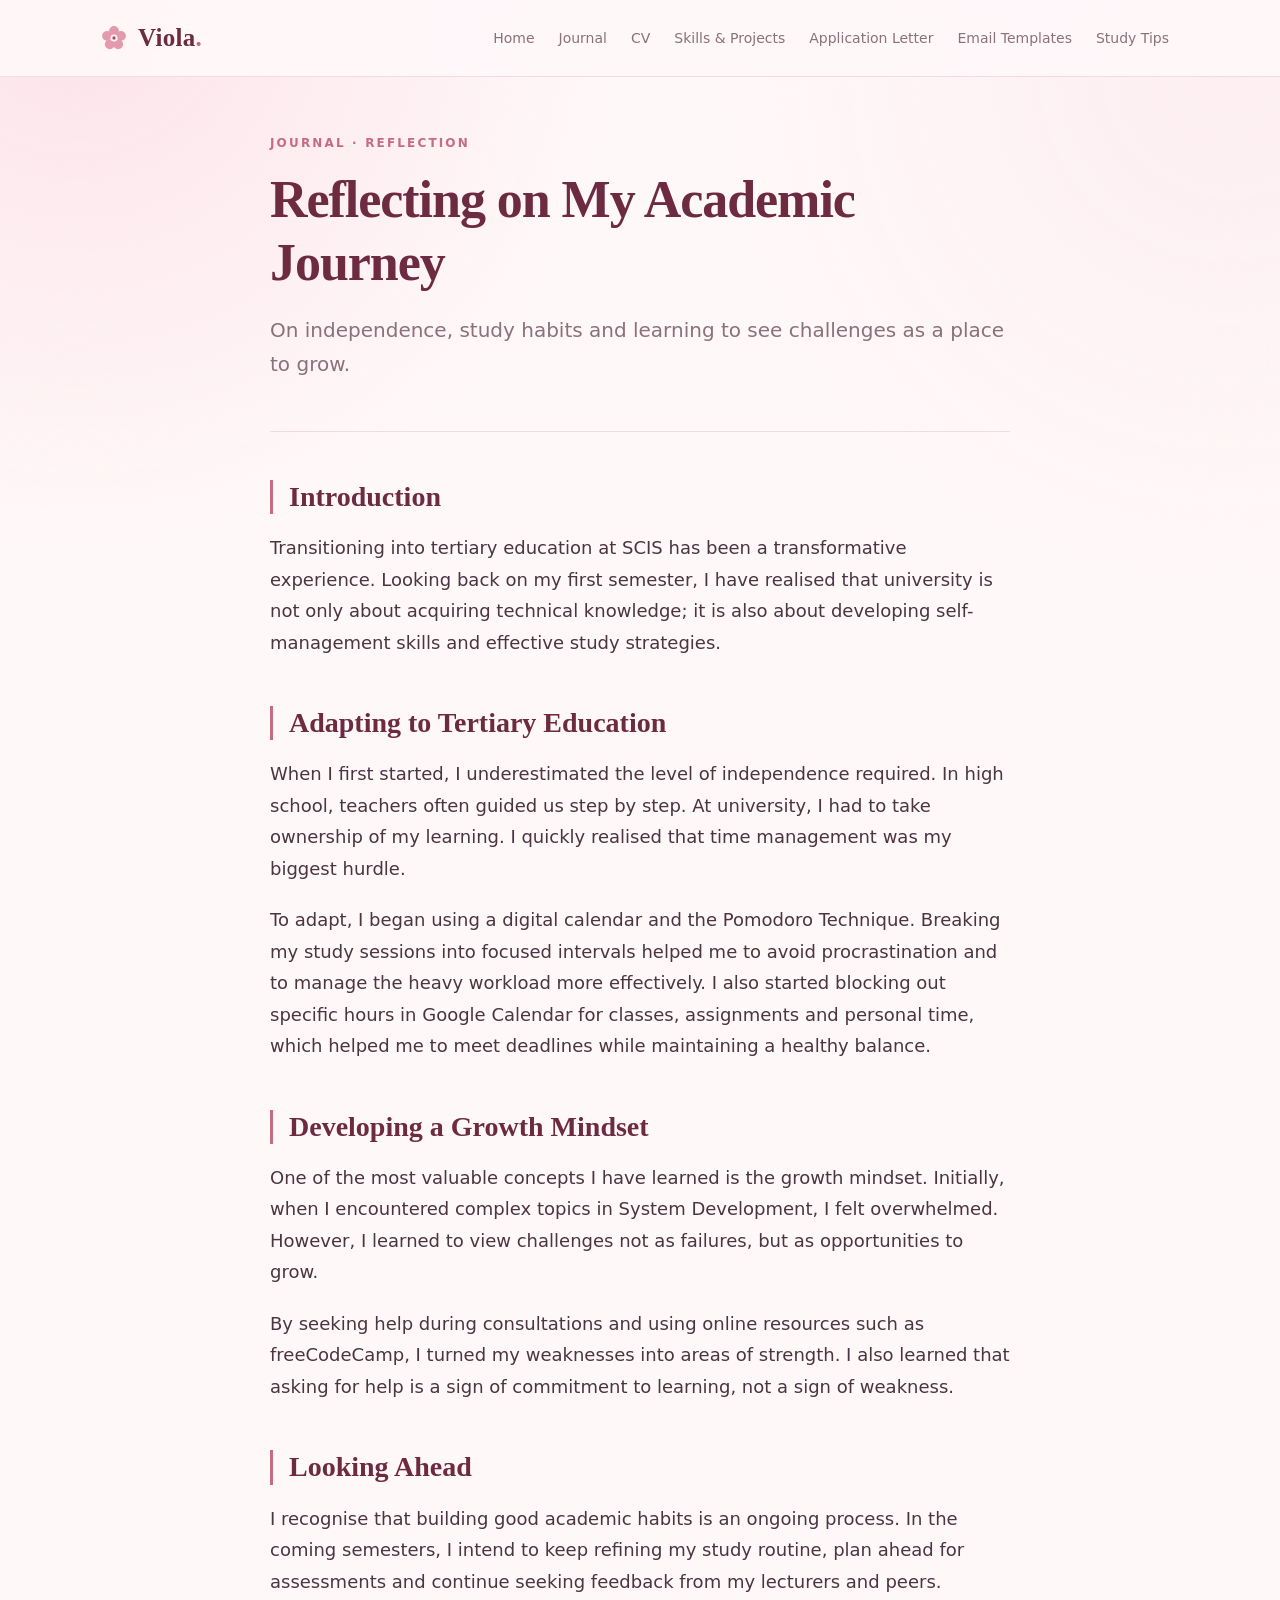
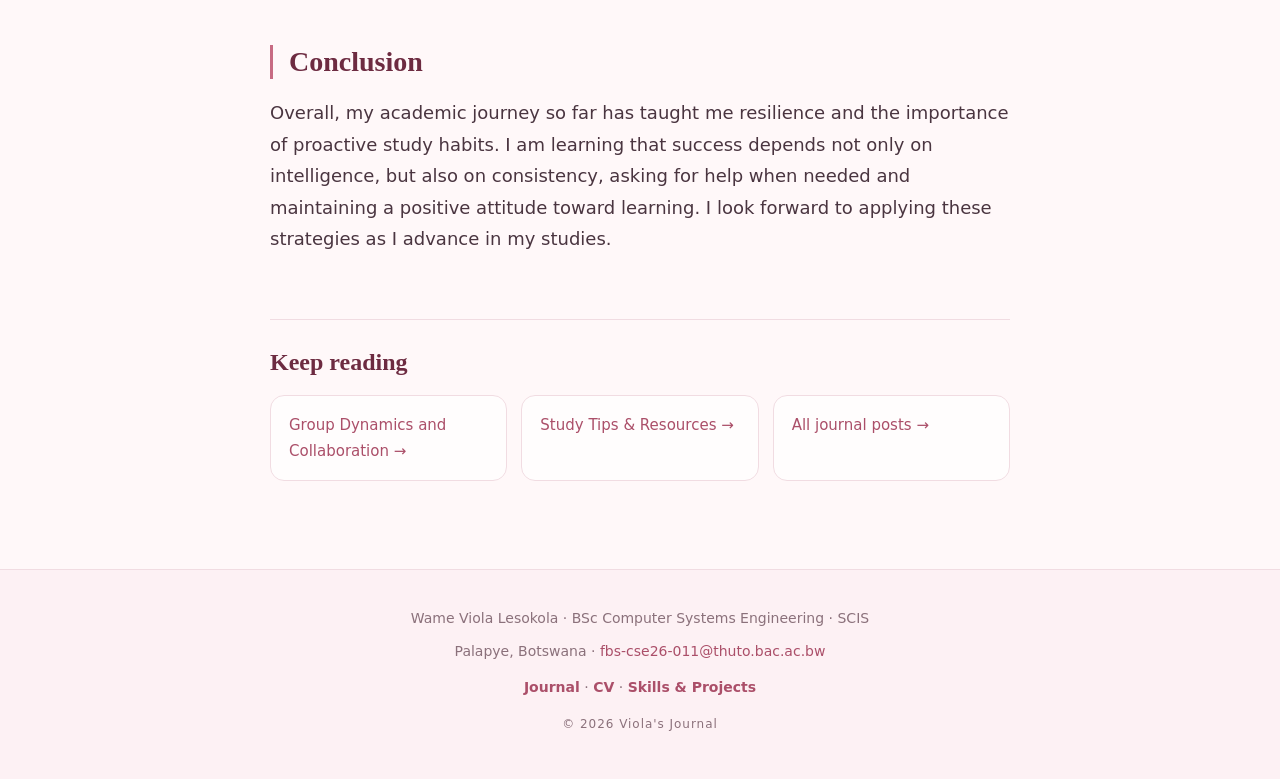
<file: Viola Blog Website/reflection.html>
<!DOCTYPE html>
<html lang="en">
<head>
<meta charset="UTF-8">
<meta name="viewport" content="width=device-width, initial-scale=1">
<title>Reflecting on My Academic Journey — Viola's Journal</title>
<meta name="description" content="A reflection on adapting to tertiary education, developing a growth mindset and building better study habits.">
<link rel="stylesheet" href="styles.css">
</head>
<body>
<a class="skip" href="#main">Skip to content</a>

<header class="site-header">
  <div class="wrap header-inner">
    <a class="brand" href="index.html">
      <svg class="brand-flower" viewBox="0 0 40 40" width="28" height="28" aria-hidden="true"><g fill="#e49aae"><circle cx="20" cy="10" r="7"/><circle cx="30" cy="17" r="7"/><circle cx="26" cy="29" r="7"/><circle cx="14" cy="29" r="7"/><circle cx="10" cy="17" r="7"/></g><circle cx="20" cy="20" r="5" fill="#fff3f6"/><circle cx="20" cy="20" r="2.4" fill="#ab4f69"/></svg>
      <span>Viola<span class="brand-dot">.</span></span>
    </a>
    <button class="nav-toggle" aria-label="Open menu" aria-expanded="false" aria-controls="site-nav"><svg width="20" height="20" viewBox="0 0 20 20" fill="none" aria-hidden="true"><path d="M2 5h16M2 10h16M2 15h16" stroke="currentColor" stroke-width="1.8" stroke-linecap="round"/></svg></button>
    <nav class="site-nav" id="site-nav" aria-label="Main menu">
      <a data-nav="index.html" href="index.html">Home</a>
      <a data-nav="journal.html" href="journal.html">Journal</a>
      <a data-nav="cv.html" href="cv.html">CV</a>
      <a data-nav="skills.html" href="skills.html">Skills &amp; Projects</a>
      <a data-nav="application-letter.html" href="application-letter.html">Application Letter</a>
      <a data-nav="email-templates.html" href="email-templates.html">Email Templates</a>
      <a data-nav="study-tips.html" href="study-tips.html">Study Tips</a>
    </nav>
  </div>
</header>

<main id="main" class="wrap">
  <article class="post">
    <div class="post-head">
      <p class="eyebrow">Journal · Reflection</p>
      <h1>Reflecting on My Academic Journey</h1>
      <p class="lede">On independence, study habits and learning to see challenges as a place to grow.</p>
    </div>

    <div class="post-body">
      <h2>Introduction</h2>
      <p>Transitioning into tertiary education at SCIS has been a transformative experience. Looking back on my first semester, I have realised that university is not only about acquiring technical knowledge; it is also about developing self-management skills and effective study strategies.</p>

      <h2>Adapting to Tertiary Education</h2>
      <p>When I first started, I underestimated the level of independence required. In high school, teachers often guided us step by step. At university, I had to take ownership of my learning. I quickly realised that time management was my biggest hurdle.</p>
      <p>To adapt, I began using a digital calendar and the Pomodoro Technique. Breaking my study sessions into focused intervals helped me to avoid procrastination and to manage the heavy workload more effectively. I also started blocking out specific hours in Google Calendar for classes, assignments and personal time, which helped me to meet deadlines while maintaining a healthy balance.</p>

      <h2>Developing a Growth Mindset</h2>
      <p>One of the most valuable concepts I have learned is the growth mindset. Initially, when I encountered complex topics in System Development, I felt overwhelmed. However, I learned to view challenges not as failures, but as opportunities to grow.</p>
      <p>By seeking help during consultations and using online resources such as freeCodeCamp, I turned my weaknesses into areas of strength. I also learned that asking for help is a sign of commitment to learning, not a sign of weakness.</p>

      <h2>Looking Ahead</h2>
      <p>I recognise that building good academic habits is an ongoing process. In the coming semesters, I intend to keep refining my study routine, plan ahead for assessments and continue seeking feedback from my lecturers and peers.</p>

      <h2>Conclusion</h2>
      <p>Overall, my academic journey so far has taught me resilience and the importance of proactive study habits. I am learning that success depends not only on intelligence, but also on consistency, asking for help when needed and maintaining a positive attitude toward learning. I look forward to applying these strategies as I advance in my studies.</p>
    </div>
  </article>

  <aside class="more-reading">
    <h2>Keep reading</h2>
    <ul>
      <li><a href="group-dynamics.html">Group Dynamics and Collaboration &rarr;</a></li>
      <li><a href="study-tips.html">Study Tips &amp; Resources &rarr;</a></li>
      <li><a href="journal.html">All journal posts &rarr;</a></li>
    </ul>
  </aside>
</main>

<footer class="site-footer">
  <div class="wrap">
    <p>Wame Viola Lesokola · BSc Computer Systems Engineering · SCIS</p>
    <p>Palapye, Botswana · <a href="mailto:fbs-cse26-011@thuto.bac.ac.bw">fbs-cse26-011@thuto.bac.ac.bw</a></p>
    <p class="footer-links"><a href="journal.html">Journal</a> · <a href="cv.html">CV</a> · <a href="skills.html">Skills &amp; Projects</a></p>
    <p class="copyright">&copy; <span id="year">2026</span> Viola's Journal</p>
  </div>
</footer>
<script src="script.js"></script>
</body>
</html>
</file>
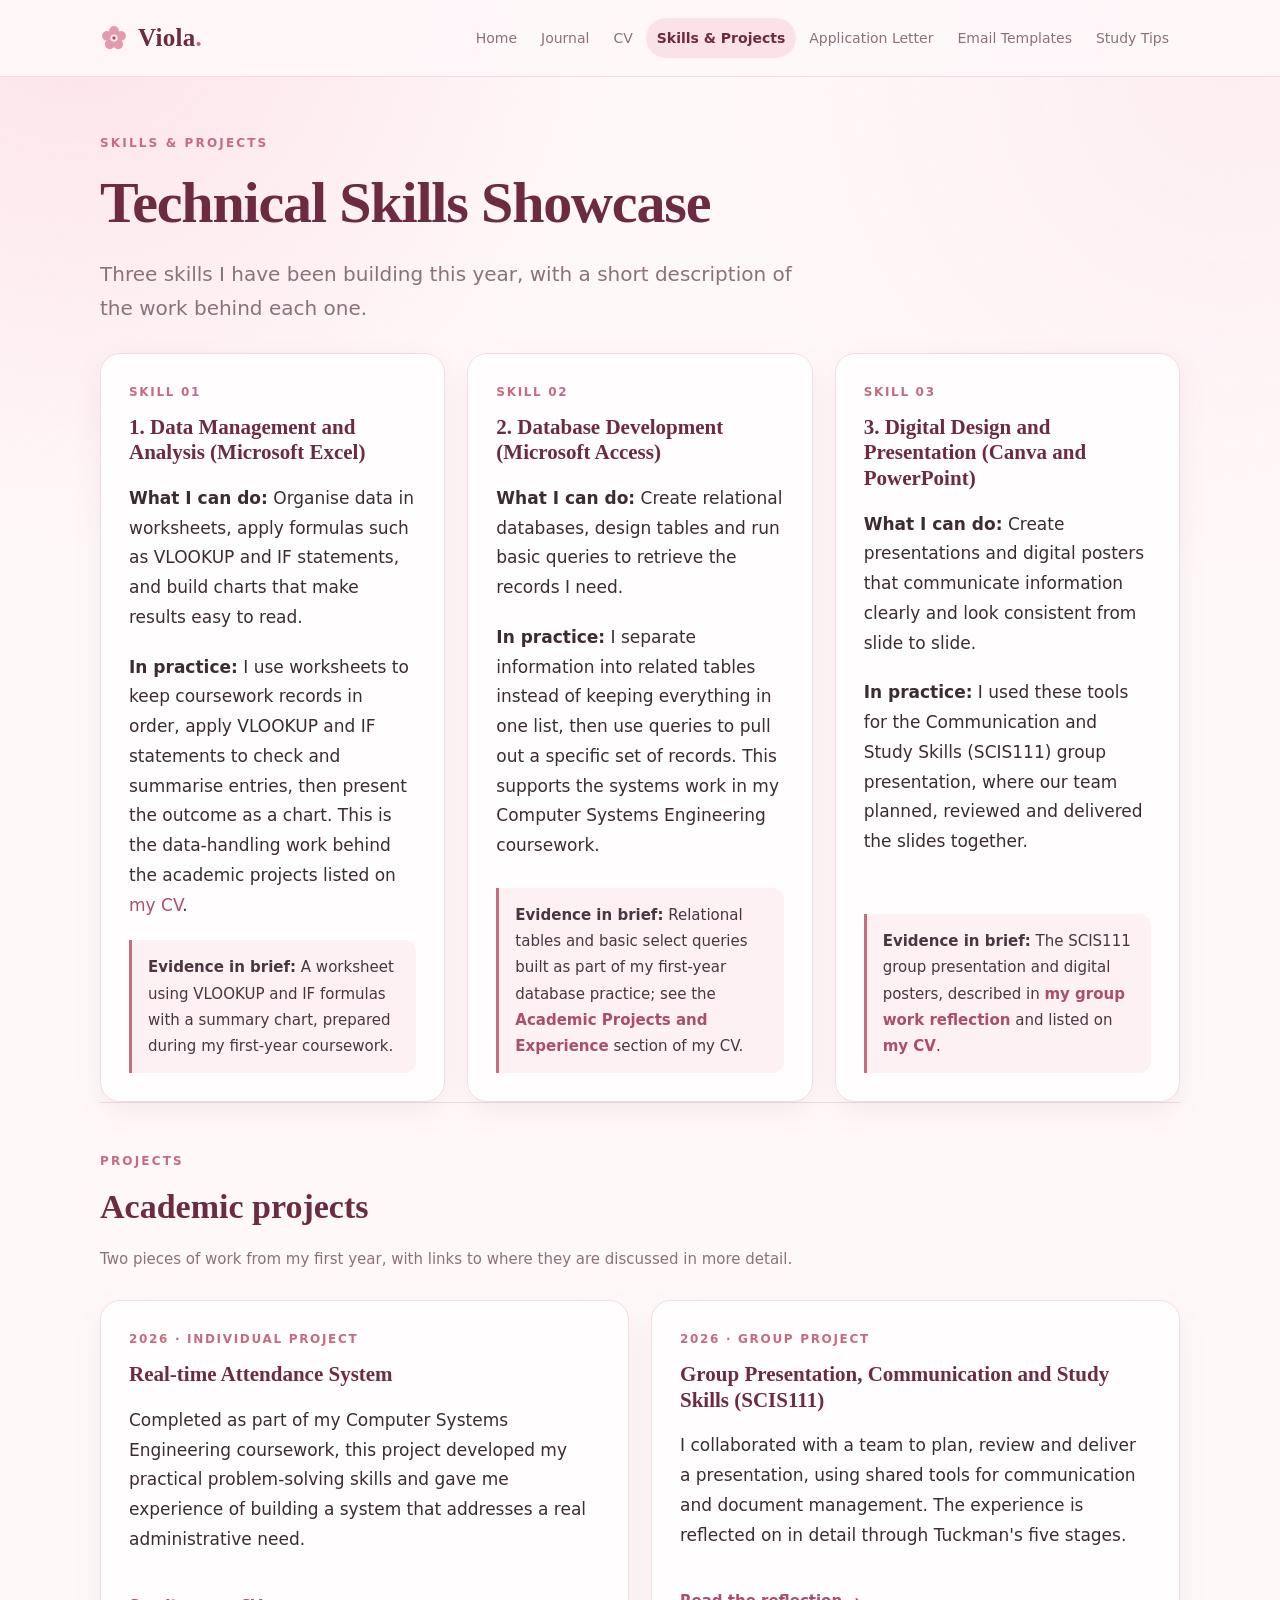
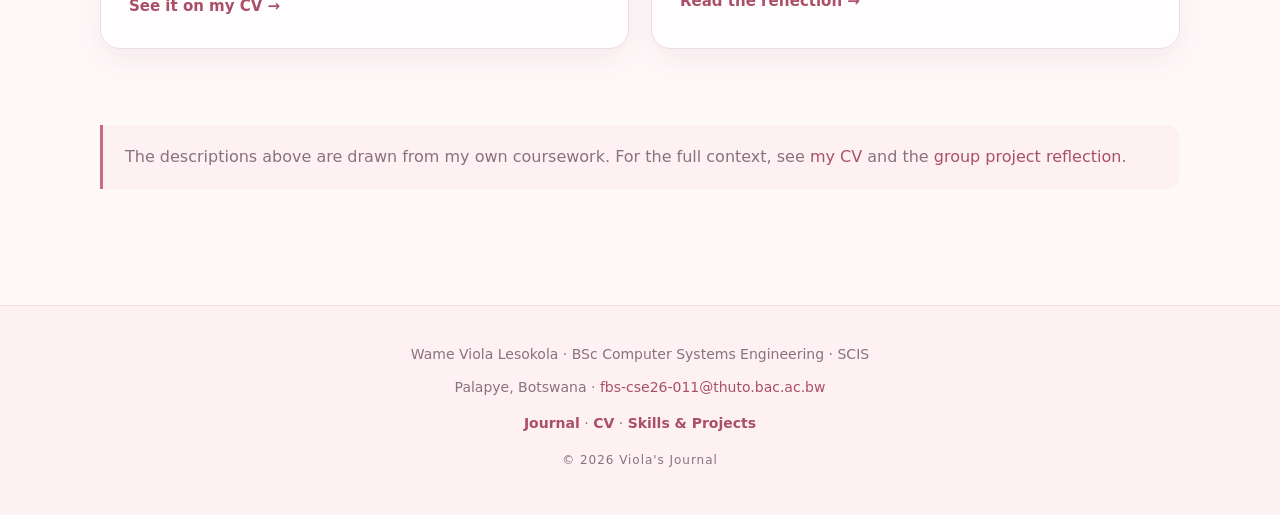
<file: Viola Blog Website/skills.html>
<!DOCTYPE html>
<html lang="en">
<head>
<meta charset="UTF-8">
<meta name="viewport" content="width=device-width, initial-scale=1">
<title>Skills &amp; Projects — Viola's Journal</title>
<meta name="description" content="A showcase of technical skills in Excel, Microsoft Access, Canva and PowerPoint, with academic projects.">
<link rel="stylesheet" href="styles.css">
</head>
<body>
<a class="skip" href="#main">Skip to content</a>

<header class="site-header">
  <div class="wrap header-inner">
    <a class="brand" href="index.html">
      <svg class="brand-flower" viewBox="0 0 40 40" width="28" height="28" aria-hidden="true"><g fill="#e49aae"><circle cx="20" cy="10" r="7"/><circle cx="30" cy="17" r="7"/><circle cx="26" cy="29" r="7"/><circle cx="14" cy="29" r="7"/><circle cx="10" cy="17" r="7"/></g><circle cx="20" cy="20" r="5" fill="#fff3f6"/><circle cx="20" cy="20" r="2.4" fill="#ab4f69"/></svg>
      <span>Viola<span class="brand-dot">.</span></span>
    </a>
    <button class="nav-toggle" aria-label="Open menu" aria-expanded="false" aria-controls="site-nav"><svg width="20" height="20" viewBox="0 0 20 20" fill="none" aria-hidden="true"><path d="M2 5h16M2 10h16M2 15h16" stroke="currentColor" stroke-width="1.8" stroke-linecap="round"/></svg></button>
    <nav class="site-nav" id="site-nav" aria-label="Main menu">
      <a data-nav="index.html" href="index.html">Home</a>
      <a data-nav="journal.html" href="journal.html">Journal</a>
      <a data-nav="cv.html" href="cv.html">CV</a>
      <a data-nav="skills.html" href="skills.html">Skills &amp; Projects</a>
      <a data-nav="application-letter.html" href="application-letter.html">Application Letter</a>
      <a data-nav="email-templates.html" href="email-templates.html">Email Templates</a>
      <a data-nav="study-tips.html" href="study-tips.html">Study Tips</a>
    </nav>
  </div>
</header>

<main id="main" class="wrap">
  <div class="section-head">
    <p class="eyebrow">Skills &amp; Projects</p>
    <h1>Technical Skills Showcase</h1>
    <p class="lede">Three skills I have been building this year, with a short description of the work behind each one.</p>
  </div>

  <div class="grid grid-3">
    <article class="card skill-card">
      <p class="card-meta">Skill 01</p>
      <h3>1. Data Management and Analysis (Microsoft Excel)</h3>
      <p><strong>What I can do:</strong> Organise data in worksheets, apply formulas such as VLOOKUP and IF statements, and build charts that make results easy to read.</p>
      <p><strong>In practice:</strong> I use worksheets to keep coursework records in order, apply VLOOKUP and IF statements to check and summarise entries, then present the outcome as a chart. This is the data-handling work behind the academic projects listed on <a href="cv.html">my CV</a>.</p>
      <p class="evidence-note"><strong>Evidence in brief:</strong> A worksheet using VLOOKUP and IF formulas with a summary chart, prepared during my first-year coursework.</p>
    </article>

    <article class="card skill-card">
      <p class="card-meta">Skill 02</p>
      <h3>2. Database Development (Microsoft Access)</h3>
      <p><strong>What I can do:</strong> Create relational databases, design tables and run basic queries to retrieve the records I need.</p>
      <p><strong>In practice:</strong> I separate information into related tables instead of keeping everything in one list, then use queries to pull out a specific set of records. This supports the systems work in my Computer Systems Engineering coursework.</p>
      <p class="evidence-note"><strong>Evidence in brief:</strong> Relational tables and basic select queries built as part of my first-year database practice; see the <a href="cv.html">Academic Projects and Experience</a> section of my CV.</p>
    </article>

    <article class="card skill-card">
      <p class="card-meta">Skill 03</p>
      <h3>3. Digital Design and Presentation (Canva and PowerPoint)</h3>
      <p><strong>What I can do:</strong> Create presentations and digital posters that communicate information clearly and look consistent from slide to slide.</p>
      <p><strong>In practice:</strong> I used these tools for the Communication and Study Skills (SCIS111) group presentation, where our team planned, reviewed and delivered the slides together.</p>
      <p class="evidence-note"><strong>Evidence in brief:</strong> The SCIS111 group presentation and digital posters, described in <a href="group-dynamics.html">my group work reflection</a> and listed on <a href="cv.html">my CV</a>.</p>
    </article>
  </div>

  <section class="section">
    <div class="section-head">
      <p class="eyebrow">Projects</p>
      <h2>Academic projects</h2>
      <p class="subtle">Two pieces of work from my first year, with links to where they are discussed in more detail.</p>
    </div>
    <div class="grid grid-2">
      <div class="card">
        <p class="card-meta">2026 · Individual project</p>
        <h3>Real-time Attendance System</h3>
        <p>Completed as part of my Computer Systems Engineering coursework, this project developed my practical problem-solving skills and gave me experience of building a system that addresses a real administrative need.</p>
        <a class="card-link" href="cv.html">See it on my CV &rarr;</a>
      </div>
      <div class="card">
        <p class="card-meta">2026 · Group project</p>
        <h3>Group Presentation, Communication and Study Skills (SCIS111)</h3>
        <p>I collaborated with a team to plan, review and deliver a presentation, using shared tools for communication and document management. The experience is reflected on in detail through Tuckman's five stages.</p>
        <a class="card-link" href="group-dynamics.html">Read the reflection &rarr;</a>
      </div>
    </div>
  </section>

  <div class="note-box">
    <p>The descriptions above are drawn from my own coursework. For the full context, see <a href="cv.html">my CV</a> and the <a href="group-dynamics.html">group project reflection</a>.</p>
  </div>
</main>

<footer class="site-footer">
  <div class="wrap">
    <p>Wame Viola Lesokola · BSc Computer Systems Engineering · SCIS</p>
    <p>Palapye, Botswana · <a href="mailto:fbs-cse26-011@thuto.bac.ac.bw">fbs-cse26-011@thuto.bac.ac.bw</a></p>
    <p class="footer-links"><a href="journal.html">Journal</a> · <a href="cv.html">CV</a> · <a href="skills.html">Skills &amp; Projects</a></p>
    <p class="copyright">&copy; <span id="year">2026</span> Viola's Journal</p>
  </div>
</footer>
<script src="script.js"></script>
</body>
</html>
</file>
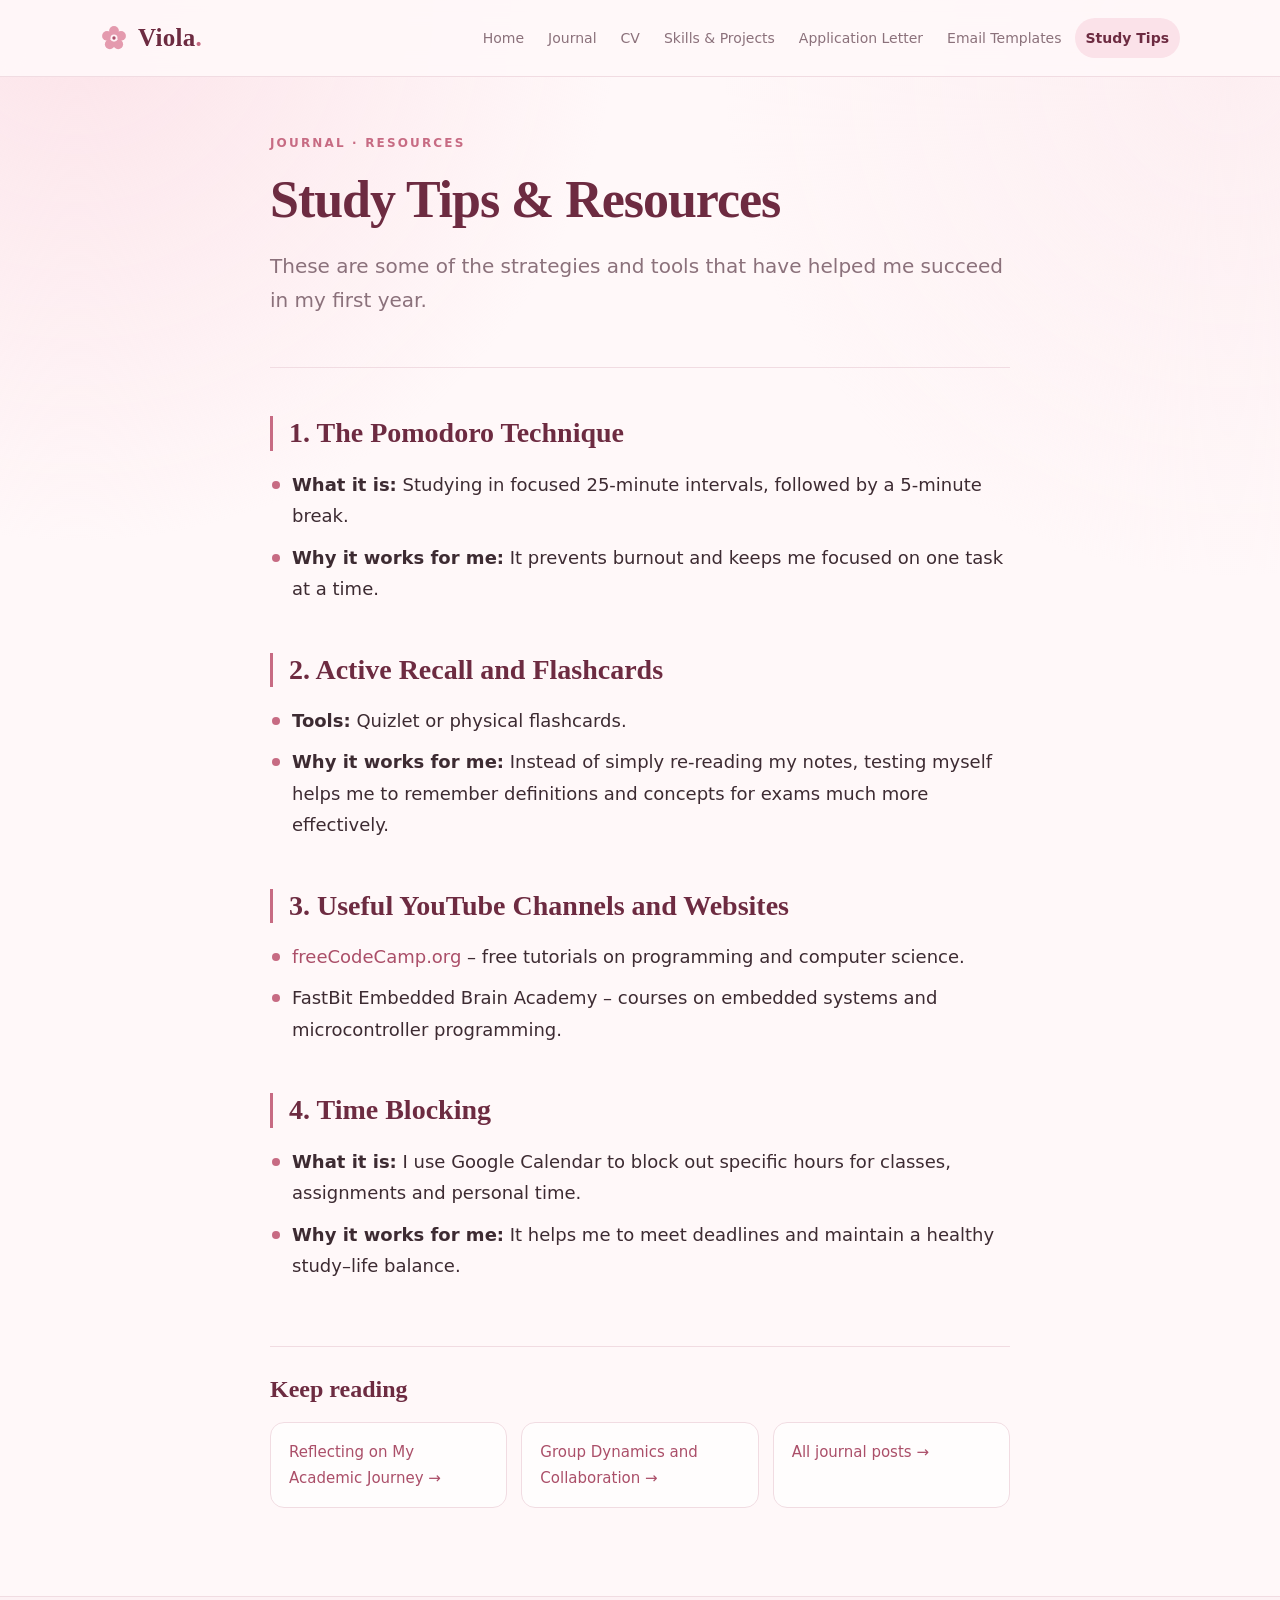
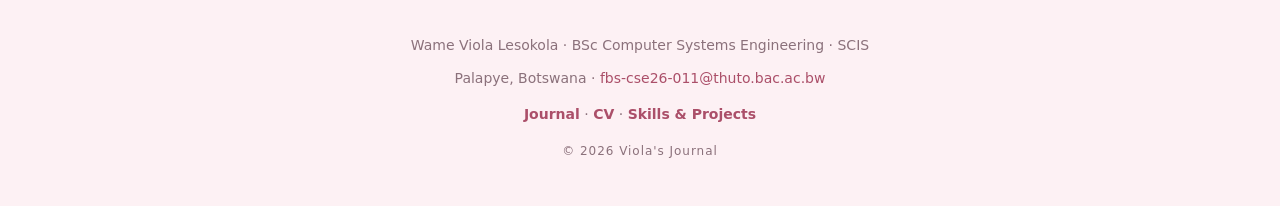
<file: Viola Blog Website/study-tips.html>
<!DOCTYPE html>
<html lang="en">
<head>
<meta charset="UTF-8">
<meta name="viewport" content="width=device-width, initial-scale=1">
<title>Study Tips &amp; Resources — Viola's Journal</title>
<meta name="description" content="Study strategies and resources from a first-year Computer Systems Engineering student.">
<link rel="stylesheet" href="styles.css">
</head>
<body>
<a class="skip" href="#main">Skip to content</a>

<header class="site-header">
  <div class="wrap header-inner">
    <a class="brand" href="index.html">
      <svg class="brand-flower" viewBox="0 0 40 40" width="28" height="28" aria-hidden="true"><g fill="#e49aae"><circle cx="20" cy="10" r="7"/><circle cx="30" cy="17" r="7"/><circle cx="26" cy="29" r="7"/><circle cx="14" cy="29" r="7"/><circle cx="10" cy="17" r="7"/></g><circle cx="20" cy="20" r="5" fill="#fff3f6"/><circle cx="20" cy="20" r="2.4" fill="#ab4f69"/></svg>
      <span>Viola<span class="brand-dot">.</span></span>
    </a>
    <button class="nav-toggle" aria-label="Open menu" aria-expanded="false" aria-controls="site-nav"><svg width="20" height="20" viewBox="0 0 20 20" fill="none" aria-hidden="true"><path d="M2 5h16M2 10h16M2 15h16" stroke="currentColor" stroke-width="1.8" stroke-linecap="round"/></svg></button>
    <nav class="site-nav" id="site-nav" aria-label="Main menu">
      <a data-nav="index.html" href="index.html">Home</a>
      <a data-nav="journal.html" href="journal.html">Journal</a>
      <a data-nav="cv.html" href="cv.html">CV</a>
      <a data-nav="skills.html" href="skills.html">Skills &amp; Projects</a>
      <a data-nav="application-letter.html" href="application-letter.html">Application Letter</a>
      <a data-nav="email-templates.html" href="email-templates.html">Email Templates</a>
      <a data-nav="study-tips.html" href="study-tips.html">Study Tips</a>
    </nav>
  </div>
</header>

<main id="main" class="wrap">
  <article class="post">
    <div class="post-head">
      <p class="eyebrow">Journal · Resources</p>
      <h1>Study Tips &amp; Resources</h1>
      <p class="lede">These are some of the strategies and tools that have helped me succeed in my first year.</p>
    </div>

    <div class="post-body">
      <h2>1. The Pomodoro Technique</h2>
      <ul class="bullet-list">
        <li><strong>What it is:</strong> Studying in focused 25-minute intervals, followed by a 5-minute break.</li>
        <li><strong>Why it works for me:</strong> It prevents burnout and keeps me focused on one task at a time.</li>
      </ul>

      <h2>2. Active Recall and Flashcards</h2>
      <ul class="bullet-list">
        <li><strong>Tools:</strong> Quizlet or physical flashcards.</li>
        <li><strong>Why it works for me:</strong> Instead of simply re-reading my notes, testing myself helps me to remember definitions and concepts for exams much more effectively.</li>
      </ul>

      <h2>3. Useful YouTube Channels and Websites</h2>
      <ul class="bullet-list">
        <li><a href="https://www.freecodecamp.org/" target="_blank" rel="noopener">freeCodeCamp.org</a> – free tutorials on programming and computer science.</li>
        <li>FastBit Embedded Brain Academy – courses on embedded systems and microcontroller programming.</li>
      </ul>

      <h2>4. Time Blocking</h2>
      <ul class="bullet-list">
        <li><strong>What it is:</strong> I use Google Calendar to block out specific hours for classes, assignments and personal time.</li>
        <li><strong>Why it works for me:</strong> It helps me to meet deadlines and maintain a healthy study–life balance.</li>
      </ul>
    </div>
  </article>

  <aside class="more-reading">
    <h2>Keep reading</h2>
    <ul>
      <li><a href="reflection.html">Reflecting on My Academic Journey &rarr;</a></li>
      <li><a href="group-dynamics.html">Group Dynamics and Collaboration &rarr;</a></li>
      <li><a href="journal.html">All journal posts &rarr;</a></li>
    </ul>
  </aside>
</main>

<footer class="site-footer">
  <div class="wrap">
    <p>Wame Viola Lesokola · BSc Computer Systems Engineering · SCIS</p>
    <p>Palapye, Botswana · <a href="mailto:fbs-cse26-011@thuto.bac.ac.bw">fbs-cse26-011@thuto.bac.ac.bw</a></p>
    <p class="footer-links"><a href="journal.html">Journal</a> · <a href="cv.html">CV</a> · <a href="skills.html">Skills &amp; Projects</a></p>
    <p class="copyright">&copy; <span id="year">2026</span> Viola's Journal</p>
  </div>
</footer>
<script src="script.js"></script>
</body>
</html>
</file>
<file: Viola Blog Website/styles.css>
/* Viola's Journal — rosy theme */
:root{
  --bg:#fff8f9;
  --bg-soft:#fdf1f4;
  --card:#fffdfd;
  --ink:#3d2b32;
  --heading:#6d2b41;
  --muted:#8b717b;
  --rose:#c76b83;
  --rose-deep:#ab4f69;
  --rose-pale:#fbe2e9;
  --line:#f1dce2;
  --shadow:0 10px 30px rgba(109,43,65,.07);
  --radius:20px;
  --serif:Georgia,"Times New Roman",serif;
  --sans:system-ui,-apple-system,"Segoe UI",Roboto,Helvetica,Arial,sans-serif;
}
*,*::before,*::after{box-sizing:border-box}
html{scroll-behavior:smooth}
body{
  margin:0;background:var(--bg);color:var(--ink);
  font-family:var(--sans);font-size:17px;line-height:1.75;
  -webkit-font-smoothing:antialiased;
}
body::before{
  content:"";position:fixed;inset:0;pointer-events:none;z-index:-1;
  background:radial-gradient(circle at 6% 0%,#fce3e9 0,transparent 36%),
             radial-gradient(circle at 96% 8%,#fdeef1 0,transparent 34%);
}
[hidden]{display:none!important}
a{color:var(--rose-deep);text-decoration:none}
a:hover{text-decoration:underline}
img{max-width:100%;display:block}
.wrap{width:min(1080px,92vw);margin-inline:auto}
.skip{position:absolute;left:-999px;top:8px;background:#fff;padding:10px 16px;border-radius:8px;z-index:50}
.skip:focus{left:12px}
:focus-visible{outline:3px solid var(--rose);outline-offset:3px;border-radius:4px}

/* Header */
.site-header{
  position:sticky;top:0;z-index:20;
  background:rgba(255,248,249,.92);backdrop-filter:blur(12px);
  border-bottom:1px solid var(--line);
}
.header-inner{display:flex;align-items:center;justify-content:space-between;gap:20px;min-height:76px}
.brand{display:inline-flex;align-items:center;gap:10px;font-family:var(--serif);font-size:25px;font-weight:700;color:var(--heading);letter-spacing:.3px}
.brand:hover{text-decoration:none}
.brand-dot{color:var(--rose)}
.brand-flower{flex:none}
.site-nav{display:flex;align-items:center;gap:2px;flex-wrap:wrap}
.site-nav a{font-size:14px;color:var(--muted);padding:8px 11px;border-radius:999px;white-space:nowrap;transition:.2s}
.site-nav a:hover{color:var(--heading);background:var(--bg-soft);text-decoration:none}
.site-nav a.active{color:var(--heading);background:var(--rose-pale);font-weight:600}
.nav-toggle{display:none;background:var(--card);border:1px solid var(--line);border-radius:10px;padding:8px 10px;cursor:pointer;color:var(--heading)}

/* Layout */
main{padding:56px 0 88px;min-height:60vh}
h1,h2,h3,h4{font-family:var(--serif);color:var(--heading);line-height:1.22;margin:0 0 18px}
h1{font-size:clamp(36px,5vw,58px);letter-spacing:-.02em}
h2{font-size:clamp(26px,3vw,34px);margin-top:44px}
h3{font-size:22px;margin-top:32px}
p{margin:0 0 20px}
.eyebrow{text-transform:uppercase;letter-spacing:.18em;font-size:12px;font-weight:700;color:var(--rose);margin:0 0 14px}
.lede{font-size:20px;color:var(--muted);line-height:1.7}
.subtle{color:var(--muted);font-size:15px}

/* Buttons */
.btn{display:inline-flex;align-items:center;gap:8px;padding:12px 22px;border-radius:999px;font-size:15px;font-weight:600;cursor:pointer;border:1px solid transparent;transition:.2s;text-decoration:none;font-family:inherit}
.btn-primary{background:var(--rose-deep);color:#fff}
.btn-primary:hover{background:var(--heading);color:#fff;text-decoration:none}
.btn-soft{background:var(--card);color:var(--heading);border-color:var(--line)}
.btn-soft:hover{border-color:var(--rose);color:var(--heading);text-decoration:none}
.link-btn{background:none;border:0;padding:0;font:inherit;font-size:14px;color:var(--muted);cursor:pointer;text-decoration:underline;text-underline-offset:3px}
.link-btn:hover{color:var(--heading)}
code{background:var(--bg-soft);padding:1px 6px;border-radius:5px;font-size:.9em}

/* Hero + profile photo */
.hero{display:grid;grid-template-columns:1.1fr .9fr;gap:52px;align-items:center;padding:12px 0 64px}
.hero-actions{display:flex;gap:12px;flex-wrap:wrap;margin-top:28px}
.photo-frame{
  position:relative;border-radius:var(--radius);overflow:hidden;aspect-ratio:4/4.4;
  box-shadow:var(--shadow);border:1px solid var(--line);
  background:linear-gradient(160deg,#fdeaf0,#fdf6f7 60%,#f9dfe6);
}
.photo-frame>img{width:100%;height:100%;object-fit:cover;object-position:center 48%}
.photo-caption{text-align:center;font-size:13px;color:var(--muted);letter-spacing:.04em;margin:14px 0 0}

/* Sections + cards */
.section{padding:48px 0;border-top:1px solid var(--line)}
.section:first-child{border-top:0;padding-top:0}
.section-head{max-width:700px;margin-bottom:28px}
.section-head h2{margin-top:0}
.grid{display:grid;gap:22px}
.grid-2{grid-template-columns:repeat(2,minmax(0,1fr))}
.grid-3{grid-template-columns:repeat(3,minmax(0,1fr))}
.card{background:var(--card);border:1px solid var(--line);border-radius:var(--radius);padding:28px;box-shadow:var(--shadow)}
.card h3{margin-top:0;font-size:21px}
.card p:last-child{margin-bottom:0}
.card-meta{font-size:12px;text-transform:uppercase;letter-spacing:.14em;color:var(--rose);font-weight:700;margin:0 0 12px}
.card-link{display:inline-block;margin-top:18px;font-weight:600;font-size:15px}
.pill{display:inline-block;background:var(--bg-soft);color:var(--heading);border:1px solid var(--line);border-radius:999px;padding:6px 14px;font-size:13px;margin:0 6px 8px 0}
.bullet-list{list-style:none;padding:0;margin:0}
.bullet-list li{position:relative;padding-left:22px;margin-bottom:10px}
.bullet-list li::before{content:"";position:absolute;left:2px;top:12px;width:8px;height:8px;border-radius:50%;background:var(--rose)}
.note-box{background:var(--bg-soft);border-left:3px solid var(--rose);border-radius:0 14px 14px 0;padding:18px 22px;margin:28px 0;color:var(--muted);font-size:16px}
.note-box p:last-child{margin-bottom:0}
.skill-card{display:flex;flex-direction:column}
.evidence-note{background:var(--bg-soft);border-left:3px solid var(--rose);border-radius:0 12px 12px 0;padding:14px 16px;font-size:15px;color:#4a3540;margin-top:auto}
.evidence-note a{font-weight:600}

/* CV */
.cv-head{padding-bottom:28px;border-bottom:1px solid var(--line);margin-bottom:36px}
.cv-head h1{font-size:clamp(34px,4.5vw,48px)}
.cv-block{margin-bottom:40px}
.cv-block h2{margin-top:0;padding-left:16px;border-left:3px solid var(--rose);font-size:28px}
.entry{position:relative;border-left:2px solid var(--line);padding-left:22px;margin-bottom:22px}
.entry::before{content:"";position:absolute;left:-7px;top:8px;width:12px;height:12px;border-radius:50%;background:var(--rose);border:3px solid var(--bg)}
.entry-title{font-family:var(--serif);font-size:20px;color:var(--heading);font-weight:700;margin:0 0 4px}
.entry-meta{font-size:14px;color:var(--rose);font-weight:600;margin:0 0 10px}

/* Blog posts */
.post{max-width:740px;margin-inline:auto}
.post-head{padding-bottom:30px;border-bottom:1px solid var(--line);margin-bottom:36px}
.post-head h1{font-size:clamp(36px,5vw,52px)}
.post-body{font-size:18px}
.post-body h2{margin-top:48px;padding-left:16px;border-left:3px solid var(--rose);font-size:28px}
.post-body p{color:#4a3540}
.stages{display:flex;gap:10px;flex-wrap:wrap;list-style:none;padding:0;margin:28px 0 36px}
.stages li{background:var(--card);border:1px solid var(--line);border-radius:999px;padding:8px 16px;font-size:14px;color:var(--heading);box-shadow:var(--shadow)}
.stages li span{color:var(--rose);font-weight:700;margin-right:6px}
.more-reading{margin-top:64px;padding-top:28px;border-top:1px solid var(--line);max-width:740px;margin-inline:auto}
.more-reading h2{font-size:24px;margin:0 0 18px}
.more-reading ul{display:grid;grid-template-columns:repeat(3,1fr);gap:14px;list-style:none;padding:0;margin:0}
.more-reading li{background:var(--card);border:1px solid var(--line);border-radius:14px;padding:16px 18px;font-size:15px}

/* Letter */
.letter{max-width:760px;margin-inline:auto;background:var(--card);border:1px solid var(--line);border-radius:var(--radius);padding:clamp(28px,5vw,56px);box-shadow:var(--shadow)}
.letter h1{font-size:clamp(30px,4vw,42px);margin-bottom:8px}
.letter-from{font-size:15px;color:var(--muted);line-height:1.9;margin-bottom:28px}
.letter hr{border:0;border-top:1px solid var(--line);margin:28px 0}
.letter-body p{font-size:17px}
.letter-subject{font-weight:700;color:var(--heading)}

/* Email templates */
.template{max-width:820px;margin-inline:auto;background:var(--card);border:1px solid var(--line);border-radius:var(--radius);padding:clamp(24px,4vw,38px);box-shadow:var(--shadow);margin-bottom:26px}
.template-head{display:flex;align-items:flex-start;justify-content:space-between;gap:16px;flex-wrap:wrap;margin-bottom:18px}
.template h2{font-size:24px;margin:0;flex:1 1 320px}
.email-text{white-space:pre-wrap;word-wrap:break-word;font-family:inherit;font-size:16px;line-height:1.8;color:#4a3540;background:var(--bg-soft);border:1px solid var(--line);border-radius:14px;padding:22px;margin:0}
.copy-status{font-size:13px;color:var(--rose);font-weight:600}

/* Footer */
.site-footer{border-top:1px solid var(--line);background:var(--bg-soft);text-align:center;padding:36px 0;font-size:14px;color:var(--muted)}
.site-footer p{margin:0 0 8px}
.site-footer .footer-links{margin-top:12px}
.site-footer .footer-links a{font-weight:600}
.site-footer .copyright{font-size:12px;letter-spacing:.08em;margin-top:14px}

/* Print (CV and letter) */
@media print{
  body{background:#fff;font-size:13px}
  body::before,.site-header,.site-footer,.btn,.more-reading,.nav-toggle{display:none!important}
  main{padding:0}
  .card,.letter{box-shadow:none;border:0;padding:0}
  a{color:var(--ink)}
  .cv-block{break-inside:avoid}
}

/* Responsive */
@media (max-width:900px){
  .hero{grid-template-columns:1fr;gap:34px;padding-bottom:44px}
  .photo-frame{max-width:440px}
  .grid-3{grid-template-columns:repeat(2,minmax(0,1fr))}
}
@media (max-width:680px){
  .nav-toggle{display:inline-flex}
  .site-nav{display:none;position:absolute;top:100%;left:0;right:0;background:var(--card);border-bottom:1px solid var(--line);padding:14px 4vw 20px;flex-direction:column;align-items:stretch;box-shadow:var(--shadow)}
  .site-nav.open{display:flex}
  .site-nav a{padding:10px 12px;font-size:15px}
  main{padding-top:36px}
  .grid-2,.grid-3{grid-template-columns:1fr}
  .more-reading ul{grid-template-columns:1fr}
  .section{padding:36px 0}
}
</file>
